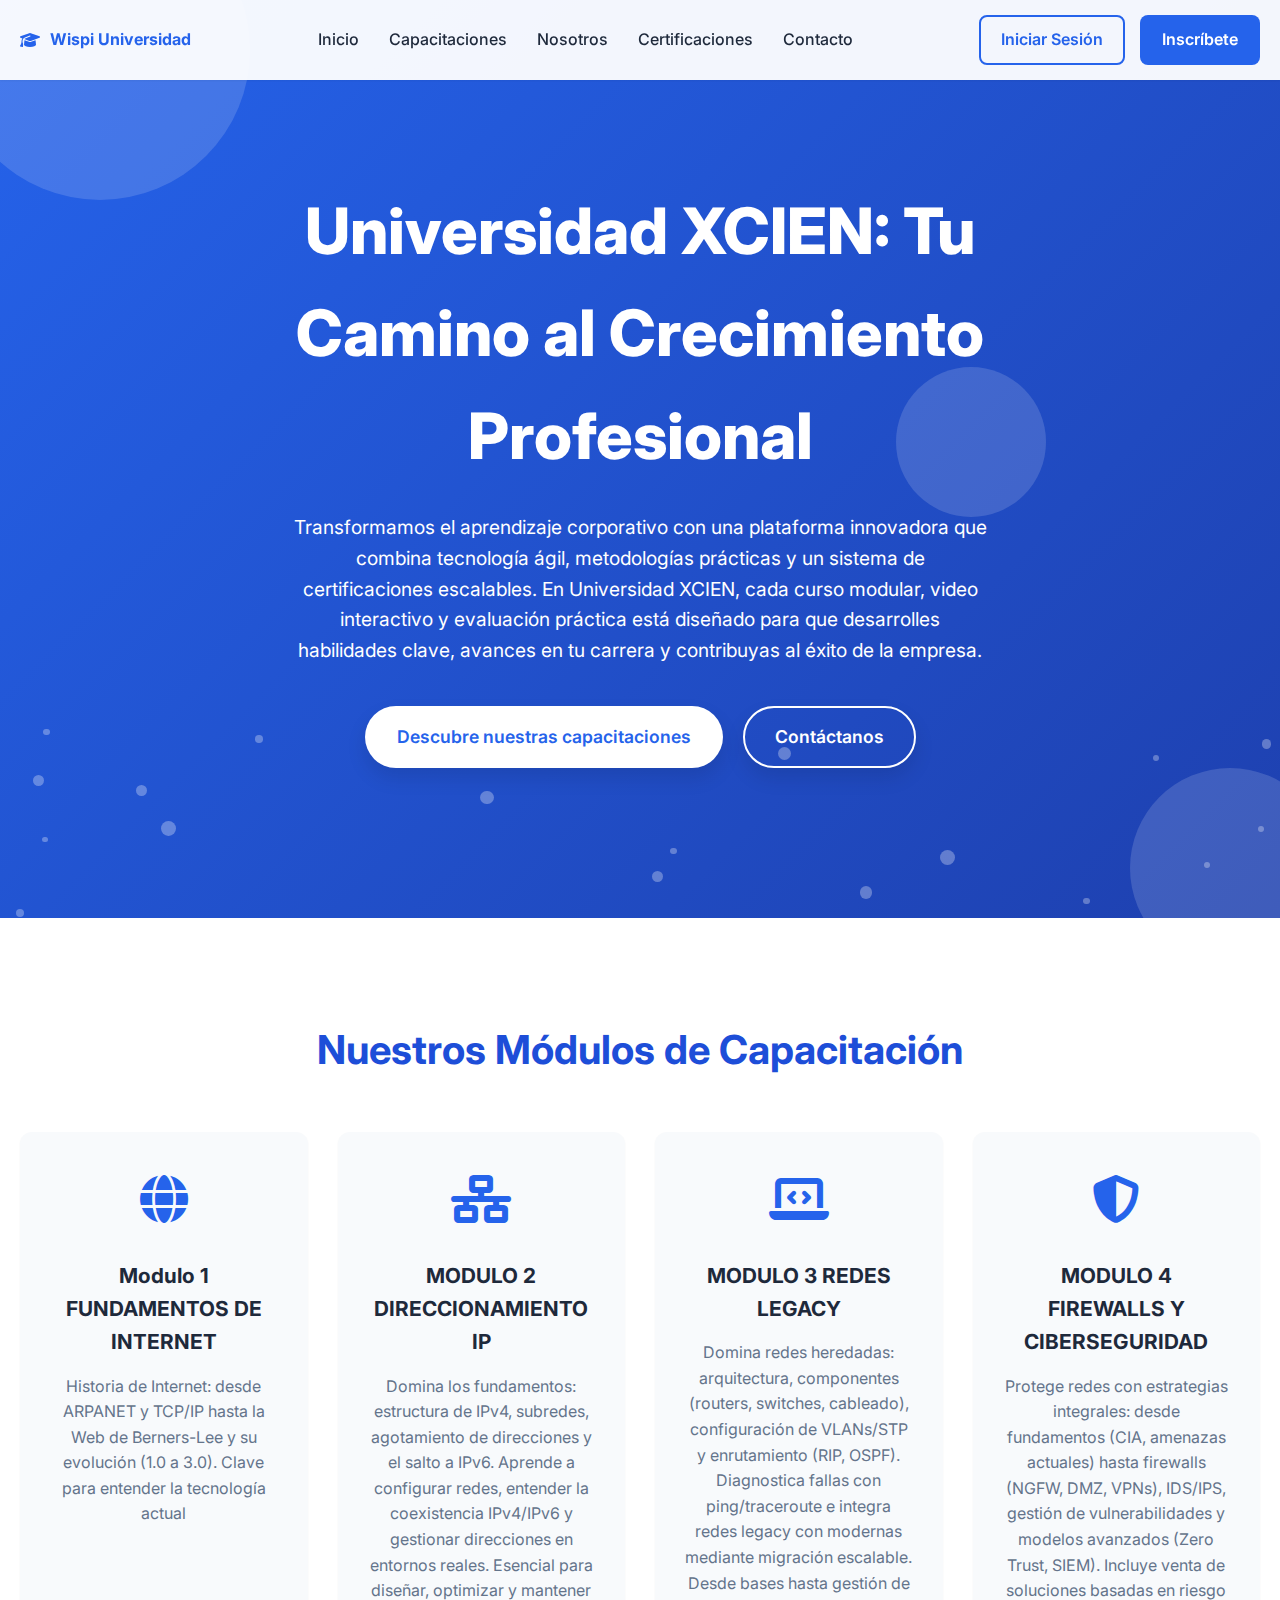
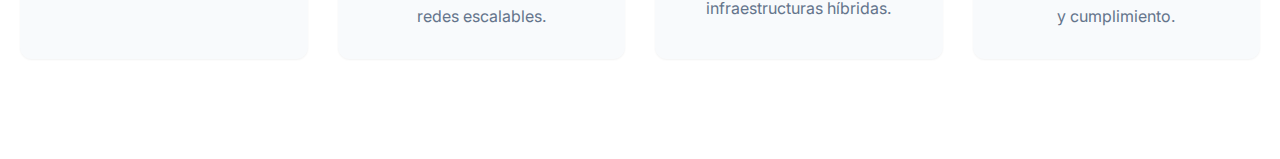
<file: index.html>
<!DOCTYPE html>
<html lang="es">
<head>
    <meta charset="UTF-8">
    <meta name="viewport" content="width=device-width, initial-scale=1.0">
    <title>Universidad Xcien | Excelencia Educativa e Innovación</title>
    <link rel="stylesheet" href="https://cdnjs.cloudflare.com/ajax/libs/font-awesome/6.4.0/css/all.min.css">
    <link rel="stylesheet" href="https://fonts.googleapis.com/css2?family=Inter:wght@300;400;500;600;700;800&display=swap">
    <style>
        :root {
            --primary-color: #2563EB;
            --primary-light: #3B82F6;
            --primary-dark: #1D4ED8;
            --secondary-color: #0F172A;
            --accent-color: #22D3EE;
            --background-color: #F8FAFC;
            --text-color: #1E293B;
            --text-muted: #64748B;
            --border-color: #E2E8F0;
            
            --shadow-sm: 0 1px 2px 0 rgba(0, 0, 0, 0.05);
            --shadow: 0 4px 6px -1px rgba(0, 0, 0, 0.1), 0 2px 4px -1px rgba(0, 0, 0, 0.06);
            --shadow-md: 0 10px 15px -3px rgba(0, 0, 0, 0.1), 0 4px 6px -2px rgba(0, 0, 0, 0.05);
            --shadow-lg: 0 20px 25px -5px rgba(0, 0, 0, 0.1), 0 10px 10px -5px rgba(0, 0, 0, 0.04);
            
            --transition: all 0.3s ease-in-out;
        }

        * {
            margin: 0;
            padding: 0;
            box-sizing: border-box;
        }

        body {
            font-family: 'Inter', sans-serif;
            line-height: 1.6;
            color: var(--text-color);
            background-color: var(--background-color);
        }

        .container {
            width: 100%;
            max-width: 1280px;
            margin: 0 auto;
            padding: 0 20px;
        }

        /* Navigation */
        .navbar {
            position: fixed;
            top: 0;
            left: 0;
            width: 100%;
            background-color: rgba(255, 255, 255, 0.95);
            box-shadow: var(--shadow-sm);
            z-index: 1000;
        }

        .navbar-content {
            display: flex;
            justify-content: space-between;
            align-items: center;
            height: 80px;
        }

        .navbar-logo {
            display: flex;
            align-items: center;
            gap: 10px;
            font-weight: 700;
            color: var(--primary-color);
        }

        .navbar-links {
            display: flex;
            gap: 30px;
        }

        .navbar-links a {
            text-decoration: none;
            color: var(--text-color);
            font-weight: 500;
            position: relative;
            transition: var(--transition);
        }

        .navbar-links a:hover {
            color: var(--primary-color);
        }

        .navbar-links a::after {
            content: '';
            position: absolute;
            bottom: -5px;
            left: 0;
            width: 0;
            height: 2px;
            background-color: var(--primary-color);
            transition: var(--transition);
        }

        .navbar-links a:hover::after {
            width: 100%;
        }

        .navbar-cta {
            display: flex;
            align-items: center;
            gap: 15px;
        }

        .btn {
            padding: 10px 20px;
            border-radius: 8px;
            text-decoration: none;
            font-weight: 600;
            transition: var(--transition);
            border: 2px solid transparent;
        }

        .btn-primary {
            background-color: var(--primary-color);
            color: white;
        }

        .btn-primary:hover {
            background-color: var(--primary-light);
        }

        .btn-secondary {
            background-color: transparent;
            color: var(--primary-color);
            border-color: var(--primary-color);
        }

        .btn-secondary:hover {
            background-color: var(--primary-color);
            color: white;
        }

        /* HERO SECTION ANIMADO */
        .hero {
            padding: 180px 0 150px;
            background: linear-gradient(135deg, #2563EB, #1E40AF);
            color: white;
            text-align: center;
            position: relative;
            overflow: hidden;
        }

        /* Elementos animados */
        .hero-shapes {
            position: absolute;
            top: 0;
            left: 0;
            width: 100%;
            height: 100%;
            overflow: hidden;
        }

        .shape {
            position: absolute;
            border-radius: 50%;
            background-color: rgba(255, 255, 255, 0.15);
        }

        .shape-1 {
            width: 300px;
            height: 300px;
            top: -100px;
            left: -50px;
            animation: float 15s infinite ease-in-out;
        }

        .shape-2 {
            width: 200px;
            height: 200px;
            bottom: -50px;
            right: -50px;
            animation: float 12s infinite ease-in-out reverse;
        }

        .shape-3 {
            width: 150px;
            height: 150px;
            top: 40%;
            left: 70%;
            animation: float 20s infinite ease-in-out;
        }

        @keyframes float {
            0% {
                transform: translate(0, 0);
            }
            50% {
                transform: translate(20px, 20px);
            }
            100% {
                transform: translate(0, 0);
            }
        }

        /* Partículas animadas para el Hero Section */
        .hero-particles {
            position: absolute;
            top: 0;
            left: 0;
            width: 100%;
            height: 100%;
            overflow: hidden;
            z-index: 1;
        }

        .particle {
            position: absolute;
            width: 10px;
            height: 10px;
            border-radius: 50%;
            background-color: rgba(255, 255, 255, 0.3);
            animation: particleFloat 15s infinite linear;
        }

        @keyframes particleFloat {
            0% {
                transform: translateY(0) rotate(0deg);
                opacity: 0;
            }
            10% {
                opacity: 1;
            }
            90% {
                opacity: 1;
            }
            100% {
                transform: translateY(-500px) rotate(360deg);
                opacity: 0;
            }
        }

        /* Contenido del héroe */
        .hero-content {
            position: relative;
            z-index: 2;
            max-width: 800px;
            margin: 0 auto;
        }

        .hero-title {
            font-size: 4rem;
            font-weight: 800;
            margin-bottom: 25px;
            animation: fadeInDown 1s ease-out;
        }

        .hero-subtitle {
            font-size: 1.2rem;
            margin-bottom: 40px;
            max-width: 700px;
            margin-left: auto;
            margin-right: auto;
            animation: fadeIn 1s ease-out 0.5s both;
        }

        .hero-cta {
            display: flex;
            justify-content: center;
            gap: 20px;
            animation: fadeIn 1s ease-out 1s both;
        }

        .btn-hero {
            padding: 15px 30px;
            border-radius: 50px;
            font-size: 1.1rem;
            box-shadow: 0 10px 20px rgba(0, 0, 0, 0.1);
            transition: all 0.3s ease;
        }

        .btn-hero:hover {
            transform: translateY(-5px);
            box-shadow: 0 15px 25px rgba(0, 0, 0, 0.2);
        }

        .btn-hero-primary {
            background-color: white;
            color: var(--primary-color);
        }

        .btn-hero-secondary {
            background-color: transparent;
            border: 2px solid white;
            color: white;
        }

        /* Features Section */
        .features {
            padding: 100px 0;
            background-color: white;
        }

        .section-title {
            text-align: center;
            font-size: 2.5rem;
            font-weight: 700;
            margin-bottom: 50px;
            color: var(--primary-dark);
        }

        .features-grid {
            display: grid;
            grid-template-columns: repeat(auto-fit, minmax(250px, 1fr));
            gap: 30px;
        }

        .feature-card {
            background-color: var(--background-color);
            padding: 30px;
            border-radius: 12px;
            text-align: center;
            transition: var(--transition);
            box-shadow: var(--shadow-sm);
            cursor: pointer;
        }

        .feature-card:hover {
            transform: translateY(-10px);
            box-shadow: var(--shadow-md);
        }

        .feature-icon {
            font-size: 3rem;
            color: var(--primary-color);
            margin-bottom: 20px;
        }

        .feature-title {
            font-size: 1.3rem;
            margin-bottom: 15px;
            color: var(--text-color);
        }

        .feature-description {
            color: var(--text-muted);
        }

        /* Animaciones */
        @keyframes fadeIn {
            from { opacity: 0; }
            to { opacity: 1; }
        }

        @keyframes fadeInDown {
            from {
                opacity: 0;
                transform: translateY(-30px);
            }
            to {
                opacity: 1;
                transform: translateY(0);
            }
        }

        /* Responsive Design */
        @media (max-width: 1024px) {
            .navbar-links {
                display: none; /* Menú móvil placeholder */
            }

            .hero-title {
                font-size: 2.5rem;
            }

            .hero-subtitle {
                font-size: 1rem;
            }

            .hero-cta {
                flex-direction: column;
                align-items: center;
                gap: 15px;
            }

            .btn-hero {
                width: 80%;
                max-width: 300px;
            }
        }
    </style>
</head>
<body>
    <!-- Navegación -->
    <nav class="navbar">
        <div class="container navbar-content">
            <div class="navbar-logo">
                <i class="fas fa-graduation-cap"></i>
                <span>Wispi Universidad</span>
            </div>
            <div class="navbar-links">
                <a href="javascript:void(0);" onclick="navegarA('inicio')">Inicio</a>
                <a href="javascript:void(0);" onclick="navegarA('capacitaciones')">Capacitaciones</a>
                <a href="javascript:void(0);" onclick="navegarA('nosotros')">Nosotros</a>
                <a href="javascript:void(0);" onclick="navegarA('certificaciones')">Certificaciones</a>
                <a href="javascript:void(0);" onclick="navegarA('contacto')">Contacto</a>
            </div>
            <div class="navbar-cta">
                <a href="javascript:void(0);" onclick="navegarA('iniciarsesion')" class="btn btn-secondary">Iniciar Sesión</a>
                <a href="javascript:void(0);" onclick="navegarA('inscribete')" class="btn btn-primary">Inscríbete</a>
            </div>
        </div>
    </nav>

    <!-- Hero Section Animado -->
    <header class="hero">
        <!-- Partículas animadas -->
        <div class="hero-particles" id="heroParticles"></div>
        
        <!-- Formas animadas de fondo -->
        <div class="hero-shapes">
            <div class="shape shape-1"></div>
            <div class="shape shape-2"></div>
            <div class="shape shape-3"></div>
        </div>
        
        <div class="container">
            <div class="hero-content">
                <h1 class="hero-title">Universidad XCIEN: Tu Camino al Crecimiento Profesional</h1>
                <p class="hero-subtitle">Transformamos el aprendizaje corporativo con una plataforma innovadora que combina tecnología ágil, metodologías prácticas y un sistema de certificaciones escalables. En Universidad XCIEN, cada curso modular, video interactivo y evaluación práctica está diseñado para que desarrolles habilidades clave, avances en tu carrera y contribuyas al éxito de la empresa.</p>
                <div class="hero-cta">
                    <a href="pages/capacitaciones.html" class="btn btn-hero btn-hero-primary">Descubre nuestras capacitaciones</a>
                    <a href="pages/contacto.html" class="btn btn-hero btn-hero-secondary">Contáctanos</a>
                </div>
            </div>
        </div>
    </header>

    <!-- Sección de Módulos -->
    <section class="features">
        <div class="container">
            <h2 class="section-title">Nuestros Módulos de Capacitación</h2>
            <div class="features-grid">
                <!-- Módulo 1 - Clickeable -->
                <div onclick="window.location.href='pages/modulo1.html'" class="feature-card">
                    <div class="feature-icon">
                        <i class="fas fa-globe"></i>
                    </div>
                    <h3 class="feature-title">Modulo 1 FUNDAMENTOS DE INTERNET</h3>
                    <p class="feature-description">Historia de Internet: desde ARPANET y TCP/IP hasta la Web de Berners-Lee y su evolución (1.0 a 3.0). Clave para entender la tecnología actual</p>
                </div>
                
                <!-- Módulo 2 - Clickeable -->
                <div onclick="window.location.href='pages/modulo2.html'" class="feature-card">
                    <div class="feature-icon">
                        <i class="fas fa-network-wired"></i>
                    </div>
                    <h3 class="feature-title">MODULO 2 DIRECCIONAMIENTO IP</h3>
                    <p class="feature-description">Domina los fundamentos: estructura de IPv4, subredes, agotamiento de direcciones y el salto a IPv6. Aprende a configurar redes, entender la coexistencia IPv4/IPv6 y gestionar direcciones en entornos reales. Esencial para diseñar, optimizar y mantener redes escalables.</p>
                </div>
                
                <!-- Módulo 3 - Clickeable -->
                <div onclick="window.location.href='pages/modulo3.html'" class="feature-card">
                    <div class="feature-icon">
                        <i class="fas fa-laptop-code"></i>
                    </div>
                    <h3 class="feature-title">MODULO 3 REDES LEGACY</h3>
                    <p class="feature-description">Domina redes heredadas: arquitectura, componentes (routers, switches, cableado), configuración de VLANs/STP y enrutamiento (RIP, OSPF). Diagnostica fallas con ping/traceroute e integra redes legacy con modernas mediante migración escalable. Desde bases hasta gestión de infraestructuras híbridas.</p>
                </div>
                
                <!-- Módulo 4 - Clickeable -->
                <div onclick="window.location.href='pages/modulo4.html'" class="feature-card">
                    <div class="feature-icon">
                        <i class="fas fa-shield-alt"></i>
                    </div>
                    <h3 class="feature-title">MODULO 4 FIREWALLS Y CIBERSEGURIDAD</h3>
                    <p class="feature-description">Protege redes con estrategias integrales: desde fundamentos (CIA, amenazas actuales) hasta firewalls (NGFW, DMZ, VPNs), IDS/IPS, gestión de vulnerabilidades y modelos avanzados (Zero Trust, SIEM). Incluye venta de soluciones basadas en riesgo y cumplimiento.</p>
                </div>
            </div>
        </div>
    </section>
    <script>
        // Función para manejar la navegación
        function navegarA(pagina) {
  // Simplificar la lógica - no necesitamos verificar subdirectorios
  let ruta = '';
  
  if (pagina === 'inicio') {
    ruta = 'index.html';
  } else if (pagina === 'capacitaciones') {
    ruta = 'capacitaciones.html';
  } else if (pagina === 'nosotros') {
    ruta = 'nosotros.html';
  } else if (pagina === 'certificaciones') {
    ruta = 'certificaciones.html';
  } else if (pagina === 'contacto') {
    ruta = 'contacto.html';
  } else if (pagina === 'iniciarsesion') {
    ruta = 'iniciarsesion.html';
  } else if (pagina === 'inscribete') {
    ruta = 'inscribete.html';
  } else if (pagina === 'modulo1') {
    ruta = 'Modulo1.html';
  } else if (pagina === 'modulo2') {
    ruta = 'Modulo2.html';
  } else if (pagina === 'modulo3') {
    ruta = 'Modulo3.html';
  } else if (pagina === 'modulo4') {
    ruta = 'Modulo4.html';
  } else if (pagina === 'modulo5') {
    ruta = 'Modulo5.html';
  }
  
  // Navegar a la ruta
  window.location.href = ruta;
}
      </script>
      
      <!-- Crear partículas animadas para el hero section -->
      <script>
        document.addEventListener('DOMContentLoaded', function() {
            const particlesContainer = document.getElementById('heroParticles');
            if (particlesContainer) {
                for (let i = 0; i < 20; i++) {
                    const particle = document.createElement('div');
                    particle.classList.add('particle');
                    
                    // Tamaño aleatorio
                    const size = Math.random() * 10 + 5; // 5-15px
                    particle.style.width = `${size}px`;
                    particle.style.height = `${size}px`;
                    
                    // Posición inicial aleatoria
                    particle.style.left = `${Math.random() * 100}%`;
                    particle.style.bottom = `${Math.random() * 20}%`;
                    
                    // Retraso de animación aleatorio
                    particle.style.animationDelay = `${Math.random() * 10}s`;
                    
                    particlesContainer.appendChild(particle);
                }
            }
        });
      </script>
</body>
</html>
</file>
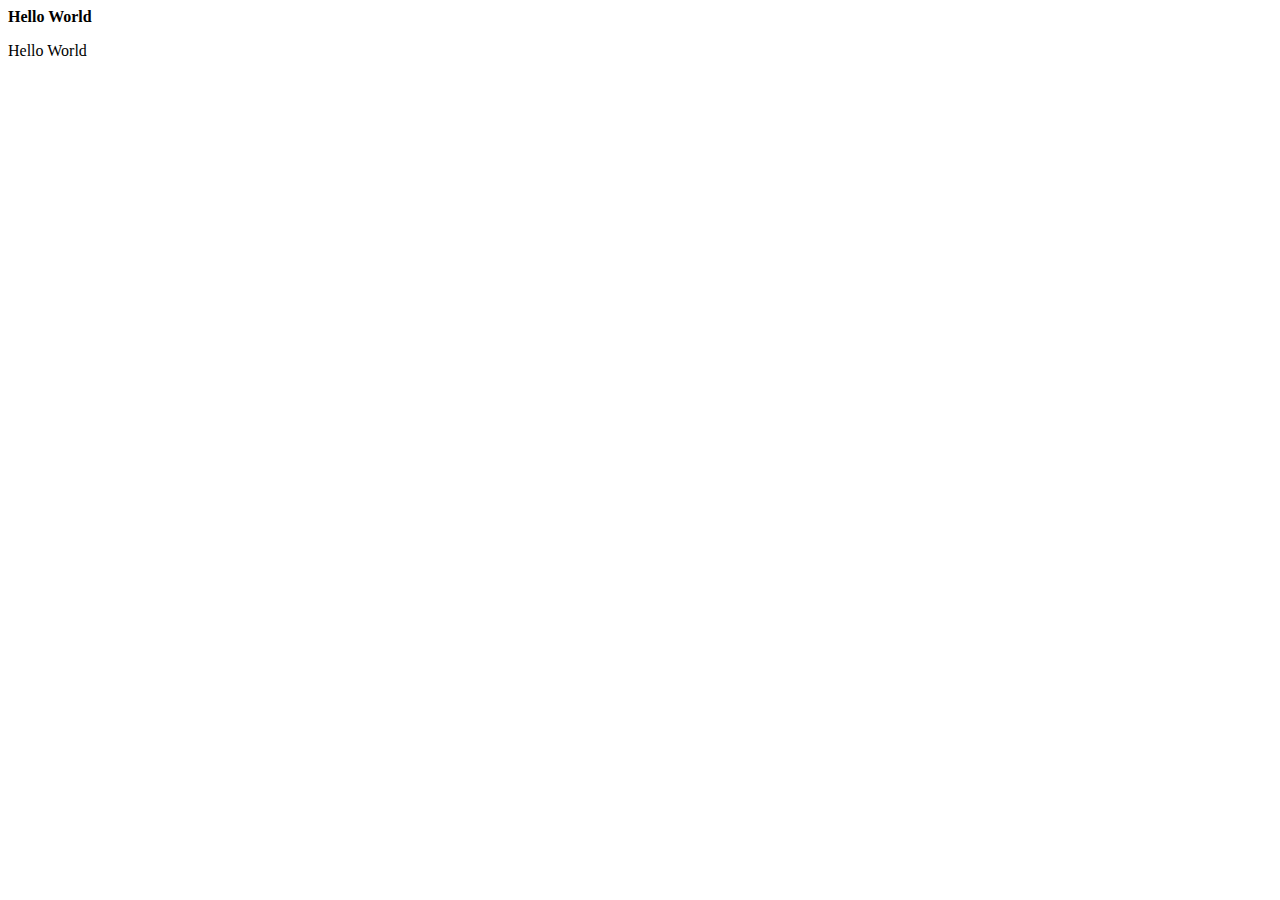
<file: certificaciones.html>
<!DOCTYPE html>
<html lang="en">
  <head>
    <meta charset="UTF-8">
    <meta name="viewport" content="width=device-width, initial-scale=1.0">
    <title>Hello World Example</title>
  </head>
  <body>
    <b>Hello World</b>
    <p>Hello World</p>
  </body>
</html>
</file>
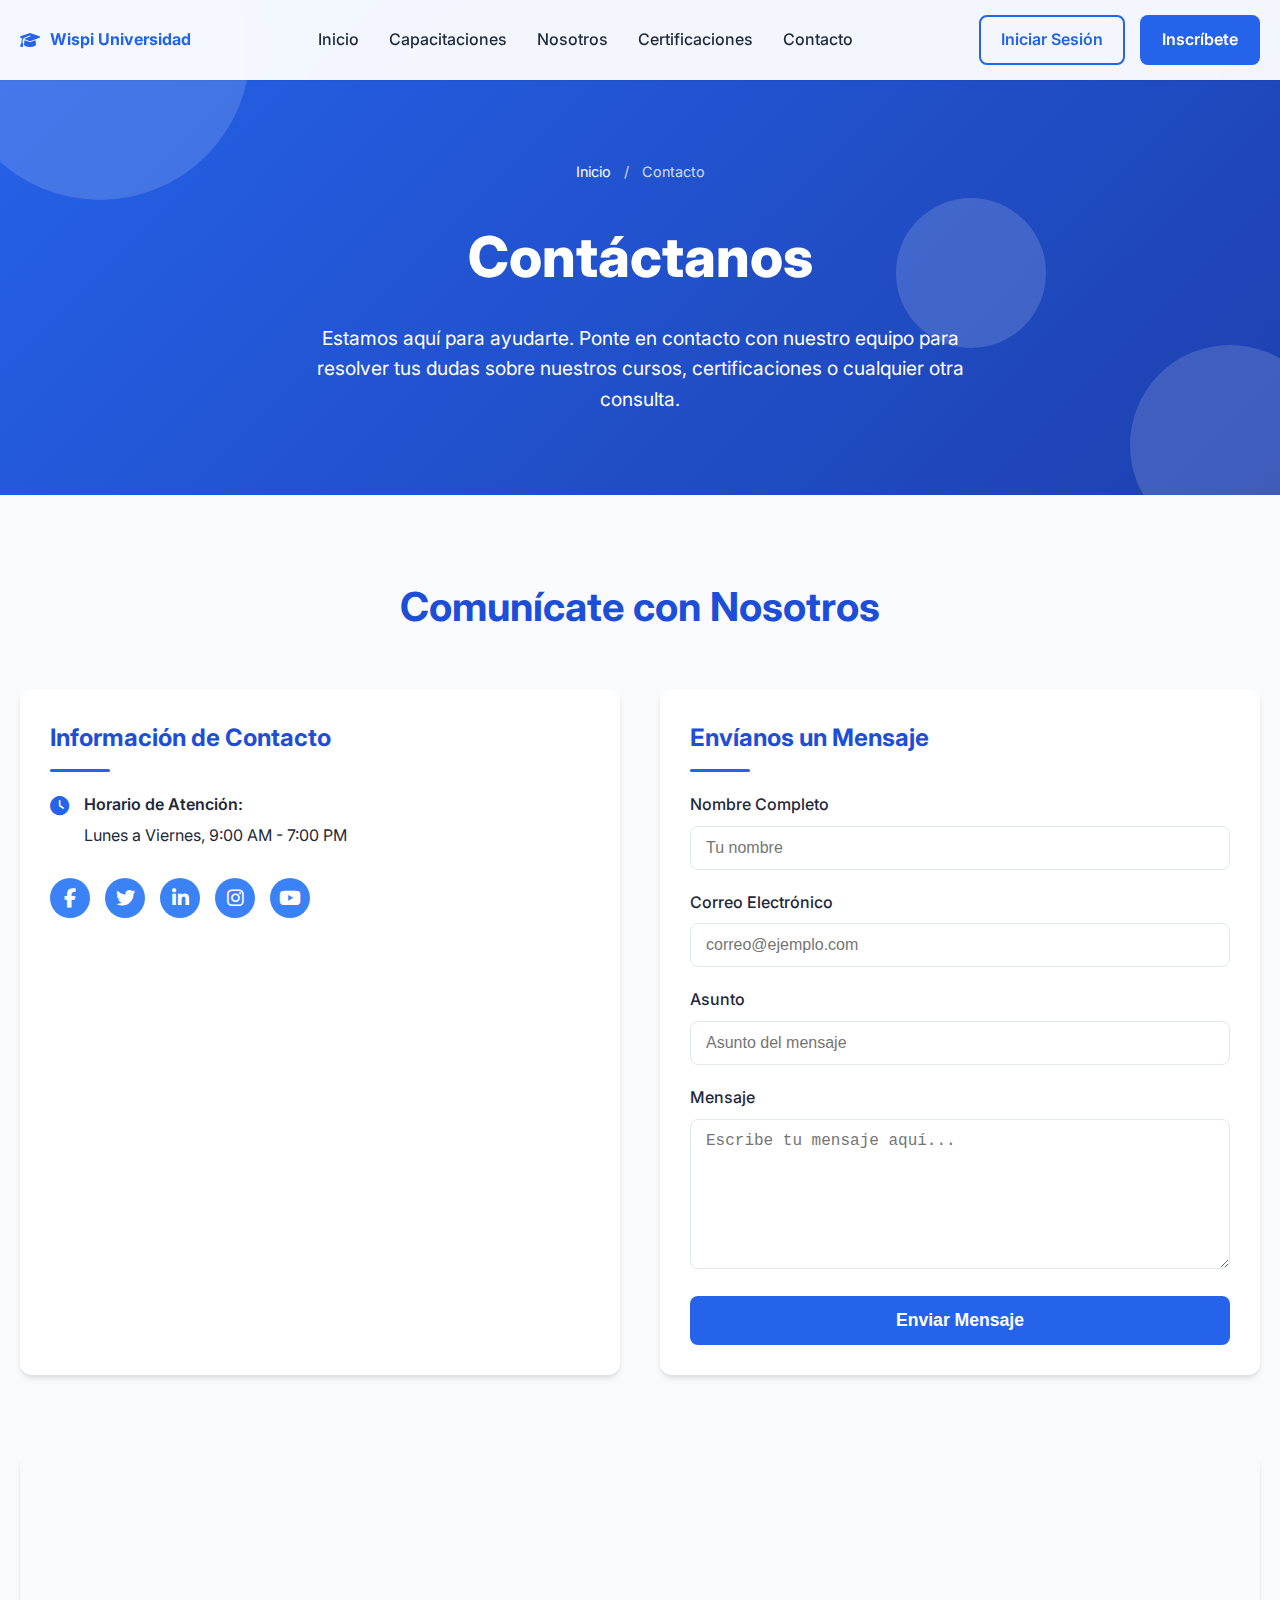
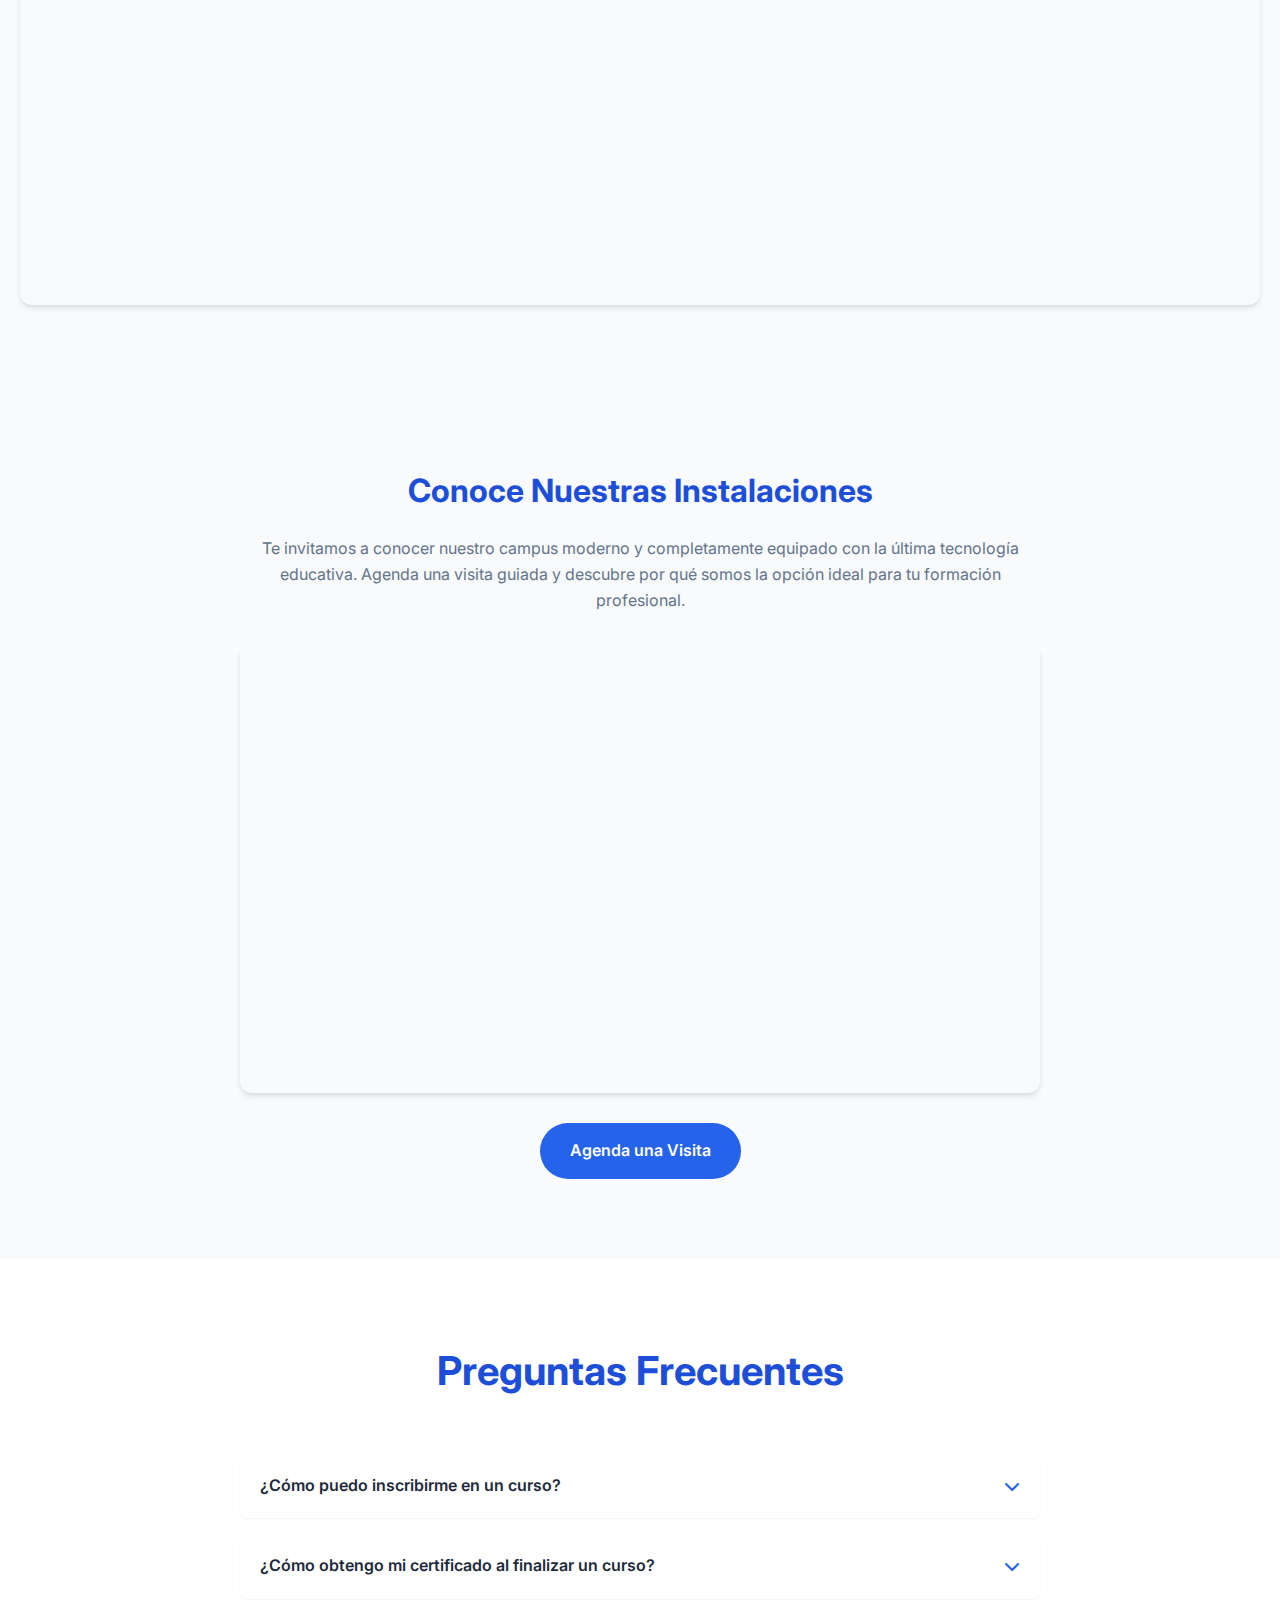
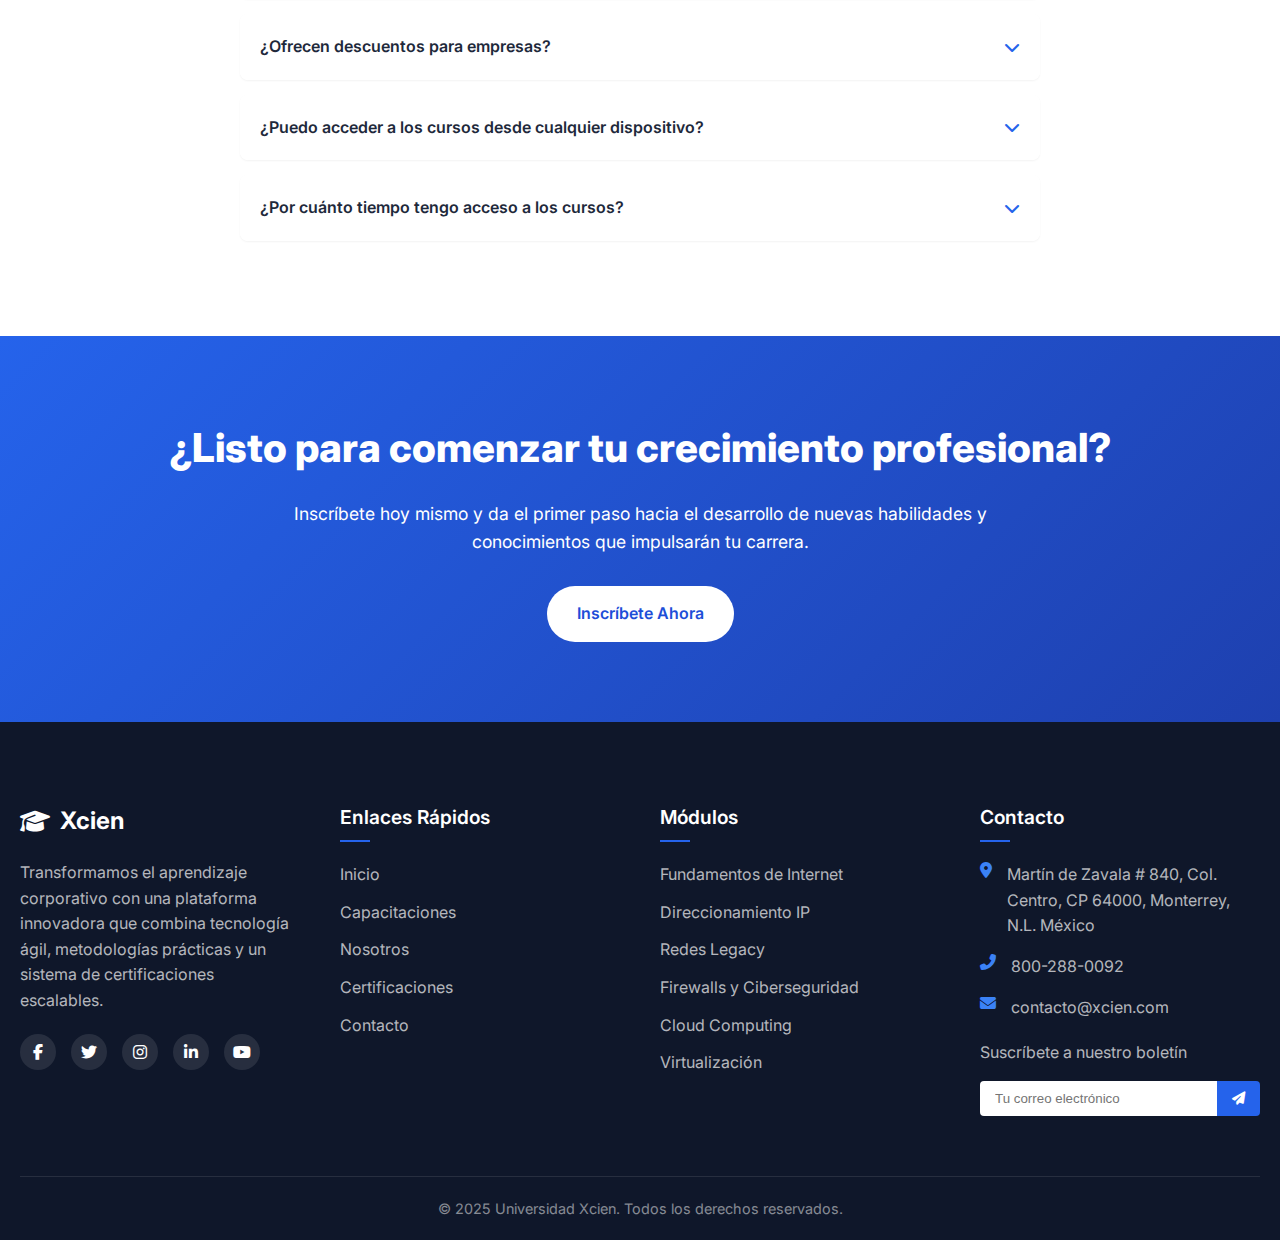
<file: contacto.html>
<!DOCTYPE html>
<html lang="es">
<head>
    <meta charset="UTF-8">
    <meta name="viewport" content="width=device-width, initial-scale=1.0">
    <title>Contacto | Universidad Xcien</title>
    <link rel="stylesheet" href="https://cdnjs.cloudflare.com/ajax/libs/font-awesome/6.4.0/css/all.min.css">
    <link rel="stylesheet" href="https://fonts.googleapis.com/css2?family=Inter:wght@300;400;500;600;700;800&display=swap">
    <style>
        :root {
            --primary-color: #2563EB;
            --primary-light: #3B82F6;
            --primary-dark: #1D4ED8;
            --secondary-color: #0F172A;
            --accent-color: #22D3EE;
            --background-color: #F8FAFC;
            --text-color: #1E293B;
            --text-muted: #64748B;
            --border-color: #E2E8F0;
            --success-color: #10B981;
            --error-color: #EF4444;
            --warning-color: #F59E0B;
            
            --shadow-sm: 0 1px 2px 0 rgba(0, 0, 0, 0.05);
            --shadow: 0 4px 6px -1px rgba(0, 0, 0, 0.1), 0 2px 4px -1px rgba(0, 0, 0, 0.06);
            --shadow-md: 0 10px 15px -3px rgba(0, 0, 0, 0.1), 0 4px 6px -2px rgba(0, 0, 0, 0.05);
            --shadow-lg: 0 20px 25px -5px rgba(0, 0, 0, 0.1), 0 10px 10px -5px rgba(0, 0, 0, 0.04);
            
            --transition: all 0.3s ease-in-out;
        }

        * {
            margin: 0;
            padding: 0;
            box-sizing: border-box;
        }

        body {
            font-family: 'Inter', sans-serif;
            line-height: 1.6;
            color: var(--text-color);
            background-color: var(--background-color);
            min-height: 100vh;
        }

        .container {
            width: 100%;
            max-width: 1280px;
            margin: 0 auto;
            padding: 0 20px;
        }

        /* Navigation */
        .navbar {
            position: fixed;
            top: 0;
            left: 0;
            width: 100%;
            background-color: rgba(255, 255, 255, 0.95);
            box-shadow: var(--shadow-sm);
            z-index: 1000;
            backdrop-filter: blur(10px);
            -webkit-backdrop-filter: blur(10px);
        }

        .navbar-content {
            display: flex;
            justify-content: space-between;
            align-items: center;
            height: 80px;
        }

        .navbar-logo {
            display: flex;
            align-items: center;
            gap: 10px;
            font-weight: 700;
            color: var(--primary-color);
            text-decoration: none;
            cursor: pointer;
        }

        .navbar-links {
            display: flex;
            gap: 30px;
        }

        .navbar-links a {
            text-decoration: none;
            color: var(--text-color);
            font-weight: 500;
            position: relative;
            transition: var(--transition);
        }

        .navbar-links a:hover {
            color: var(--primary-color);
        }

        .navbar-links a::after {
            content: '';
            position: absolute;
            bottom: -5px;
            left: 0;
            width: 0;
            height: 2px;
            background-color: var(--primary-color);
            transition: var(--transition);
        }

        .navbar-links a:hover::after {
            width: 100%;
        }

        .navbar-cta {
            display: flex;
            align-items: center;
            gap: 15px;
        }

        .btn {
            padding: 10px 20px;
            border-radius: 8px;
            text-decoration: none;
            font-weight: 600;
            transition: var(--transition);
            border: 2px solid transparent;
            cursor: pointer;
        }

        .btn-primary {
            background-color: var(--primary-color);
            color: white;
        }

        .btn-primary:hover {
            background-color: var(--primary-light);
        }

        .btn-secondary {
            background-color: transparent;
            color: var(--primary-color);
            border-color: var(--primary-color);
        }

        .btn-secondary:hover {
            background-color: var(--primary-color);
            color: white;
        }

        /* Mobile menu */
        .mobile-menu-button {
            display: none;
            cursor: pointer;
            font-size: 1.5rem;
            color: var(--primary-color);
        }

        .mobile-menu {
            position: fixed;
            top: 80px;
            left: 0;
            width: 100%;
            height: 0;
            background-color: white;
            overflow: hidden;
            transition: height 0.3s ease;
            box-shadow: var(--shadow);
            z-index: 999;
        }

        .mobile-menu.active {
            height: calc(100vh - 80px);
            overflow-y: auto;
        }

        .mobile-menu-links {
            display: flex;
            flex-direction: column;
            padding: 20px;
        }

        .mobile-menu-links a {
            padding: 15px 0;
            text-decoration: none;
            color: var(--text-color);
            font-weight: 500;
            border-bottom: 1px solid var(--border-color);
        }

        .mobile-menu-links a:last-child {
            border-bottom: none;
        }

        .mobile-menu-cta {
            display: flex;
            flex-direction: column;
            gap: 10px;
            padding: 0 20px 20px;
        }

        /* Header */
        .header {
            padding: 160px 0 80px;
            background: linear-gradient(135deg, #2563EB, #1E40AF);
            color: white;
            text-align: center;
            position: relative;
            overflow: hidden;
        }

        .header-content {
            position: relative;
            z-index: 1;
        }

        .header-title {
            font-size: 3.5rem;
            font-weight: 800;
            margin-bottom: 20px;
            animation: fadeInDown 1s ease-out;
        }

        .header-subtitle {
            font-size: 1.2rem;
            max-width: 700px;
            margin: 0 auto;
            animation: fadeIn 1s ease-out 0.5s both;
        }

        /* Animated shapes */
        .header-shapes {
            position: absolute;
            top: 0;
            left: 0;
            width: 100%;
            height: 100%;
            overflow: hidden;
        }

        .shape {
            position: absolute;
            border-radius: 50%;
            background-color: rgba(255, 255, 255, 0.15);
        }

        .shape-1 {
            width: 300px;
            height: 300px;
            top: -100px;
            left: -50px;
            animation: float 15s infinite ease-in-out;
        }

        .shape-2 {
            width: 200px;
            height: 200px;
            bottom: -50px;
            right: -50px;
            animation: float 12s infinite ease-in-out reverse;
        }

        .shape-3 {
            width: 150px;
            height: 150px;
            top: 40%;
            left: 70%;
            animation: float 20s infinite ease-in-out;
        }

        @keyframes float {
            0% {
                transform: translate(0, 0);
            }
            50% {
                transform: translate(20px, 20px);
            }
            100% {
                transform: translate(0, 0);
            }
        }

        /* Breadcrumbs */
        .breadcrumbs {
            position: relative;
            z-index: 2;
            display: flex;
            justify-content: center;
            align-items: center;
            gap: 8px;
            margin-bottom: 30px;
            font-size: 0.9rem;
            color: rgba(255, 255, 255, 0.8);
        }

        .breadcrumbs a {
            color: white;
            text-decoration: none;
            transition: var(--transition);
        }

        .breadcrumbs a:hover {
            text-decoration: underline;
        }

        .breadcrumbs-separator {
            margin: 0 5px;
        }

        /* Contact Section */
        .contact-section {
            padding: 80px 0;
        }

        .section-title {
            text-align: center;
            font-size: 2.5rem;
            font-weight: 700;
            margin-bottom: 50px;
            color: var(--primary-dark);
        }

        .contact-wrapper {
            display: grid;
            grid-template-columns: repeat(2, 1fr);
            gap: 40px;
        }

        .contact-card {
            background-color: white;
            border-radius: 12px;
            overflow: hidden;
            box-shadow: var(--shadow);
            transition: var(--transition);
            height: 100%;
        }

        .contact-card:hover {
            box-shadow: var(--shadow-md);
            transform: translateY(-5px);
        }

        .contact-info {
            padding: 30px;
        }

        .contact-info-title {
            font-size: 1.5rem;
            font-weight: 700;
            margin-bottom: 20px;
            color: var(--primary-dark);
            position: relative;
            padding-bottom: 15px;
        }

        .contact-info-title::after {
            content: '';
            position: absolute;
            bottom: 0;
            left: 0;
            width: 60px;
            height: 3px;
            background-color: var(--primary-color);
            border-radius: 3px;
        }

        .contact-list {
            list-style: none;
            margin-bottom: 30px;
        }

        .contact-item {
            display: flex;
            align-items: flex-start;
            margin-bottom: 20px;
        }

        .contact-icon {
            font-size: 1.2rem;
            color: var(--primary-color);
            margin-right: 15px;
            margin-top: 5px;
        }

        .contact-text {
            flex: 1;
        }

        .contact-text strong {
            display: block;
            font-weight: 600;
            margin-bottom: 5px;
        }

        .social-icons {
            display: flex;
            gap: 15px;
            margin-top: 30px;
        }

        .social-icon {
            width: 40px;
            height: 40px;
            border-radius: 50%;
            background-color: var(--primary-light);
            color: white;
            display: flex;
            align-items: center;
            justify-content: center;
            font-size: 1.2rem;
            transition: var(--transition);
            text-decoration: none;
        }

        .social-icon:hover {
            background-color: var(--primary-dark);
            transform: translateY(-3px);
        }

        /* Contact Form */
        .contact-form {
            padding: 30px;
        }

        .form-title {
            font-size: 1.5rem;
            font-weight: 700;
            margin-bottom: 20px;
            color: var(--primary-dark);
            position: relative;
            padding-bottom: 15px;
        }

        .form-title::after {
            content: '';
            position: absolute;
            bottom: 0;
            left: 0;
            width: 60px;
            height: 3px;
            background-color: var(--primary-color);
            border-radius: 3px;
        }

        .form-group {
            margin-bottom: 20px;
        }

        .form-label {
            display: block;
            margin-bottom: 8px;
            font-weight: 500;
        }

        .form-input {
            width: 100%;
            padding: 12px 15px;
            border: 1px solid var(--border-color);
            border-radius: 8px;
            font-size: 1rem;
            transition: var(--transition);
        }

        .form-input:focus {
            outline: none;
            border-color: var(--primary-color);
            box-shadow: 0 0 0 3px rgba(37, 99, 235, 0.2);
        }

        .form-textarea {
            min-height: 150px;
            resize: vertical;
        }

        .form-submit {
            width: 100%;
            padding: 14px;
            font-size: 1.1rem;
            background-color: var(--primary-color);
            color: white;
            border: none;
            border-radius: 8px;
            cursor: pointer;
            font-weight: 600;
            transition: var(--transition);
        }

        .form-submit:hover {
            background-color: var(--primary-light);
        }

        /* Form validation and feedback */
        .form-input.error {
            border-color: var(--error-color);
        }

        .form-error {
            color: var(--error-color);
            font-size: 0.85rem;
            margin-top: 5px;
            display: none;
        }

        .form-error.active {
            display: block;
        }

        .form-success {
            display: none;
            padding: 15px;
            background-color: rgba(16, 185, 129, 0.1);
            border: 1px solid var(--success-color);
            border-radius: 8px;
            color: var(--success-color);
            margin-bottom: 20px;
            text-align: center;
        }

        .form-success.active {
            display: block;
            animation: fadeIn 0.5s ease-out;
        }

        /* Map */
        .map-section {
            padding: 0 0 80px;
        }

        .map-container {
            width: 100%;
            height: 450px;
            border-radius: 12px;
            overflow: hidden;
            box-shadow: var(--shadow);
        }

        .map-container iframe {
            width: 100%;
            height: 100%;
            border: none;
        }

        /* FAQ Section */
        .faq-section {
            padding: 80px 0;
            background-color: white;
        }

        .faq-container {
            max-width: 800px;
            margin: 0 auto;
        }

        .accordion-item {
            margin-bottom: 15px;
            border-radius: 8px;
            overflow: hidden;
            box-shadow: var(--shadow-sm);
        }

        .accordion-header {
            padding: 20px;
            background-color: white;
            cursor: pointer;
            display: flex;
            justify-content: space-between;
            align-items: center;
            font-weight: 600;
            transition: var(--transition);
        }

        .accordion-header:hover {
            background-color: var(--background-color);
        }

        .accordion-icon {
            color: var(--primary-color);
            transition: transform 0.3s ease;
        }

        .accordion-header.active .accordion-icon {
            transform: rotate(180deg);
        }

        .accordion-content {
            max-height: 0;
            overflow: hidden;
            transition: max-height 0.3s ease-out;
        }

        .accordion-body {
            padding: 0 20px 20px;
            color: var(--text-muted);
        }

        /* Campus Tour Section */
        .campus-tour {
            padding: 80px 0;
            background-color: var(--background-color);
            text-align: center;
        }

        .campus-tour-content {
            max-width: 800px;
            margin: 0 auto;
        }

        .campus-tour-title {
            font-size: 2rem;
            font-weight: 700;
            margin-bottom: 20px;
            color: var(--primary-dark);
        }

        .campus-tour-description {
            color: var(--text-muted);
            margin-bottom: 30px;
        }

        .campus-tour-video {
            width: 100%;
            height: 450px;
            border-radius: 12px;
            overflow: hidden;
            box-shadow: var(--shadow);
            margin-bottom: 30px;
        }

        .campus-tour-video iframe {
            width: 100%;
            height: 100%;
            border: none;
        }

        .tour-schedule {
            display: inline-block;
            padding: 15px 30px;
            background-color: var(--primary-color);
            color: white;
            font-weight: 600;
            border-radius: 50px;
            text-decoration: none;
            transition: var(--transition);
        }

        .tour-schedule:hover {
            background-color: var(--primary-dark);
            transform: translateY(-3px);
            box-shadow: var(--shadow-md);
        }

        /* CTA Section */
        .cta-section {
            padding: 80px 0;
            background: linear-gradient(135deg, #2563EB, #1E40AF);
            color: white;
            text-align: center;
        }

        .cta-title {
            font-size: 2.5rem;
            font-weight: 800;
            margin-bottom: 20px;
        }

        .cta-subtitle {
            font-size: 1.1rem;
            max-width: 700px;
            margin: 0 auto 30px;
        }

        .cta-btn {
            display: inline-block;
            padding: 15px 30px;
            background-color: white;
            color: var(--primary-dark);
            font-weight: 600;
            border-radius: 50px;
            text-decoration: none;
            transition: var(--transition);
        }

        .cta-btn:hover {
            transform: translateY(-5px);
            box-shadow: var(--shadow-md);
        }

        /* Footer */
        .footer {
            background-color: var(--secondary-color);
            color: white;
            padding: 80px 0 0;
        }

        .footer-grid {
            display: grid;
            grid-template-columns: repeat(4, 1fr);
            gap: 40px;
            margin-bottom: 60px;
        }

        .footer-logo {
            display: flex;
            align-items: center;
            gap: 10px;
            margin-bottom: 20px;
            font-weight: 700;
            font-size: 1.5rem;
        }

        .footer-description {
            color: rgba(255, 255, 255, 0.7);
            margin-bottom: 20px;
        }

        .footer-social {
            display: flex;
            gap: 15px;
        }

        .footer-social-icon {
            width: 36px;
            height: 36px;
            border-radius: 50%;
            background-color: rgba(255, 255, 255, 0.1);
            display: flex;
            align-items: center;
            justify-content: center;
            transition: var(--transition);
            color: white;
            text-decoration: none;
        }

        .footer-social-icon:hover {
            background-color: var(--primary-color);
        }

        .footer-heading {
            font-size: 1.2rem;
            font-weight: 600;
            margin-bottom: 20px;
            position: relative;
            padding-bottom: 10px;
        }

        .footer-heading::after {
            content: '';
            position: absolute;
            bottom: 0;
            left: 0;
            width: 30px;
            height: 2px;
            background-color: var(--primary-color);
        }

        .footer-links {
            list-style: none;
        }

        .footer-link {
            margin-bottom: 12px;
        }

        .footer-link a {
            color: rgba(255, 255, 255, 0.7);
            text-decoration: none;
            transition: var(--transition);
        }

        .footer-link a:hover {
            color: white;
        }

        .footer-contact-item {
            display: flex;
            gap: 15px;
            margin-bottom: 15px;
        }

        .footer-contact-icon {
            color: var(--primary-light);
        }

        .footer-contact-text {
            color: rgba(255, 255, 255, 0.7);
        }

        .footer-newsletter {
            margin-top: 20px;
        }

        .footer-newsletter-text {
            color: rgba(255, 255, 255, 0.7);
            margin-bottom: 15px;
        }

        .newsletter-form {
            display: flex;
        }

        .newsletter-input {
            flex: 1;
            padding: 10px 15px;
            border: none;
            border-radius: 4px 0 0 4px;
            outline: none;
        }

        .newsletter-button {
            padding: 10px 15px;
            background-color: var(--primary-color);
            color: white;
            border: none;
            border-radius: 0 4px 4px 0;
            cursor: pointer;
            transition: var(--transition);
        }

        .newsletter-button:hover {
            background-color: var(--primary-light);
        }

        .footer-bottom {
            border-top: 1px solid rgba(255, 255, 255, 0.1);
            padding: 20px 0;
            text-align: center;
            color: rgba(255, 255, 255, 0.5);
            font-size: 0.9rem;
        }

        /* Animations */
        @keyframes fadeIn {
            from { opacity: 0; }
            to { opacity: 1; }
        }

        @keyframes fadeInDown {
            from {
                opacity: 0;
                transform: translateY(-30px);
            }
            to {
                opacity: 1;
                transform: translateY(0);
            }
        }

        @keyframes fadeInUp {
            from {
                opacity: 0;
                transform: translateY(30px);
            }
            to {
                opacity: 1;
                transform: translateY(0);
            }
        }

        /* Spinner */
        .spinner {
            display: none;
            width: 20px;
            height: 20px;
            border: 3px solid rgba(255, 255, 255, 0.3);
            border-radius: 50%;
            border-top-color: white;
            animation: spin 1s linear infinite;
            margin-left: 10px;
        }

        .form-submit.loading .spinner {
            display: inline-block;
        }

        @keyframes spin {
            to { transform: rotate(360deg); }
        }

        /* Responsive */
        @media (max-width: 1024px) {
            .navbar-links {
                display: none;
            }
            
            .mobile-menu-button {
                display: block;
            }

            .header-title {
                font-size: 2.8rem;
            }
        }

        @media (max-width: 768px) {
            .contact-wrapper {
                grid-template-columns: 1fr;
            }

            .header-title {
                font-size: 2.2rem;
            }

            .section-title {
                font-size: 2rem;
            }

            .cta-title {
                font-size: 2rem;
            }

            .footer-grid {
                grid-template-columns: repeat(2, 1fr);
            }
        }

        @media (max-width: 480px) {
            .header-title {
                font-size: 1.8rem;
            }

            .section-title {
                font-size: 1.6rem;
            }

            .contact-info, .contact-form {
                padding: 20px;
            }

            .contact-info-title, .form-title {
                font-size: 1.3rem;
            }

            .footer-grid {
                grid-template-columns: 1fr;
            }
        }
    </style>
</head>
<body>
    <!-- Navegación -->
    <nav class="navbar">
        <div class="container navbar-content">
            <a href="javascript:void(0);" onclick="navegarA('inicio')" class="navbar-logo">
                <i class="fas fa-graduation-cap"></i>
                <span>Wispi Universidad</span>
            </a>
            <div class="navbar-links">
                <a href="javascript:void(0);" onclick="navegarA('inicio')">Inicio</a>
                <a href="javascript:void(0);" onclick="navegarA('capacitaciones')">Capacitaciones</a>
                <a href="javascript:void(0);" onclick="navegarA('nosotros')">Nosotros</a>
                <a href="javascript:void(0);" onclick="navegarA('certificaciones')">Certificaciones</a>
                <a href="javascript:void(0);" onclick="navegarA('contacto')">Contacto</a>
            </div>
            <div class="navbar-cta">
                <a href="javascript:void(0);" onclick="navegarA('iniciarsesion')" class="btn btn-secondary">Iniciar Sesión</a>
                <a href="javascript:void(0);" onclick="navegarA('inscribete')" class="btn btn-primary">Inscríbete</a>
            </div>
            <div class="mobile-menu-button" id="mobileMenuButton">
                <i class="fas fa-bars"></i>
            </div>
        </div>
    </nav>

    <!-- Menú móvil -->
    <div class="mobile-menu" id="mobileMenu">
        <div class="mobile-menu-links">
            <a href="javascript:void(0);" onclick="navegarA('inicio')">Inicio</a>
            <a href="javascript:void(0);" onclick="navegarA('capacitaciones')">Capacitaciones</a>
            <a href="javascript:void(0);" onclick="navegarA('nosotros')">Nosotros</a>
            <a href="javascript:void(0);" onclick="navegarA('certificaciones')">Certificaciones</a>
            <a href="javascript:void(0);" onclick="navegarA('contacto')">Contacto</a>
        </div>
        <div class="mobile-menu-cta">
            <a href="javascript:void(0);" onclick="navegarA('iniciarsesion')" class="btn btn-secondary">Iniciar Sesión</a>
            <a href="javascript:void(0);" onclick="navegarA('inscribete')" class="btn btn-primary">Inscríbete</a>
        </div>
    </div>

    <!-- Header Section -->
    <header class="header">
        <!-- Formas animadas de fondo -->
        <div class="header-shapes">
            <div class="shape shape-1"></div>
            <div class="shape shape-2"></div>
            <div class="shape shape-3"></div>
        </div>
        
        <div class="container header-content">
            <div class="breadcrumbs">
                <a href="javascript:void(0);" onclick="navegarA('inicio')">Inicio</a>
                <span class="breadcrumbs-separator">/</span>
                <span>Contacto</span>
            </div>
            <h1 class="header-title">Contáctanos</h1>
            <p class="header-subtitle">Estamos aquí para ayudarte. Ponte en contacto con nuestro equipo para resolver tus dudas sobre nuestros cursos, certificaciones o cualquier otra consulta.</p>
        </div>
    </header>

    <!-- Contact Section -->
    <section class="contact-section">
        <div class="container">
            <h2 class="section-title">Comunícate con Nosotros</h2>
            
            <div class="contact-wrapper">
                <!-- Información de Contacto -->
                <div class="contact-card">
                    <div class="contact-info">
                        <h3 class="contact-info-title">Información de Contacto</h3>
                        
                        <ul class="contact-list">
                            <li class="contact-item">
                                <i class="fas fa-clock contact-icon"></i>
                                <div class="contact-text">
                                    <strong>Horario de Atención:</strong>
                                    Lunes a Viernes, 9:00 AM - 7:00 PM
                                </div>
                            </li>
                        </ul>
                        
                        <div class="social-icons">
                            <a href="#" class="social-icon"><i class="fab fa-facebook-f"></i></a>
                            <a href="#" class="social-icon"><i class="fab fa-twitter"></i></a>
                            <a href="#" class="social-icon"><i class="fab fa-linkedin-in"></i></a>
                            <a href="#" class="social-icon"><i class="fab fa-instagram"></i></a>
                            <a href="#" class="social-icon"><i class="fab fa-youtube"></i></a>
                        </div>
                    </div>
                </div>
                
                <!-- Formulario de Contacto -->
                <div class="contact-card">
                    <div class="contact-form">
                        <h3 class="form-title">Envíanos un Mensaje</h3>
                        
                        <div class="form-success" id="formSuccess">
                            <i class="fas fa-check-circle"></i> ¡Gracias por contactarnos! Tu mensaje ha sido enviado correctamente. Nos pondremos en contacto contigo lo antes posible.
                        </div>
                        
                        <form id="contactForm">
                            <div class="form-group">
                                <label for="name" class="form-label">Nombre Completo</label>
                                <input type="text" id="name" name="name" class="form-input" placeholder="Tu nombre" required>
                                <div class="form-error" id="nameError">Por favor ingresa tu nombre completo</div>
                            </div>
                            
                            <div class="form-group">
                                <label for="email" class="form-label">Correo Electrónico</label>
                                <input type="email" id="email" name="email" class="form-input" placeholder="correo@ejemplo.com" required>
                                <div class="form-error" id="emailError">Por favor ingresa un correo electrónico válido</div>
                            </div>
                            
                            <div class="form-group">
                                <label for="subject" class="form-label">Asunto</label>
                                <input type="text" id="subject" name="subject" class="form-input" placeholder="Asunto del mensaje" required>
                                <div class="form-error" id="subjectError">Por favor ingresa el asunto de tu mensaje</div>
                            </div>
                            
                            <div class="form-group">
                                <label for="message" class="form-label">Mensaje</label>
                                <textarea id="message" name="message" class="form-input form-textarea" placeholder="Escribe tu mensaje aquí..." required></textarea>
                                <div class="form-error" id="messageError">Por favor escribe tu mensaje</div>
                            </div>
                            
                            <button type="submit" class="form-submit" id="submitButton">
                                Enviar Mensaje
                                <div class="spinner"></div>
                            </button>
                        </form>
                    </div>
                </div>
            </div>
        </div>
    </section>

    <!-- Map Section -->
    <section class="map-section">
        <div class="container">
            <div class="map-container">
                <iframe src="https://www.google.com/maps/embed?pb=!1m18!1m12!1m3!1d3595.5696639328644!2d-100.31099428497969!3d25.67229898367957!2m3!1f0!2f0!3f0!3m2!1i1024!2i768!4f13.1!3m3!1m2!1s0x8662be2fb4d7363b%3A0xe16b94131bcf4db0!2sMart%C3%ADn%20de%20Zavala%20840%2C%20Centro%2C%2064000%20Monterrey%2C%20N.L.%2C%20M%C3%A9xico!5e0!3m2!1ses-419!2smx!4v1618338501234!5m2!1ses-419!2smx" allowfullscreen="" loading="lazy"></iframe>
            </div>
        </div>
    </section>

    <!-- Campus Tour Section -->
    <section class="campus-tour">
        <div class="container">
            <div class="campus-tour-content">
                <h2 class="campus-tour-title">Conoce Nuestras Instalaciones</h2>
                <p class="campus-tour-description">Te invitamos a conocer nuestro campus moderno y completamente equipado con la última tecnología educativa. Agenda una visita guiada y descubre por qué somos la opción ideal para tu formación profesional.</p>
                
                <div class="campus-tour-video">
                    <!-- Placeholder para un video de YouTube o similar -->
                    <iframe width="560" height="315" src="https://www.youtube.com/embed/dQw4w9WgXcQ" title="Tour virtual Campus Universidad Xcien" frameborder="0" allow="accelerometer; autoplay; clipboard-write; encrypted-media; gyroscope; picture-in-picture" allowfullscreen></iframe>
                </div>
                
                <a href="#" class="tour-schedule">Agenda una Visita</a>
            </div>
        </div>
    </section>

    <!-- FAQ Section -->
    <section class="faq-section">
        <div class="container">
            <h2 class="section-title">Preguntas Frecuentes</h2>
            
            <div class="faq-container">
                <!-- Pregunta 1 -->
                <div class="accordion-item">
                    <div class="accordion-header">
                        ¿Cómo puedo inscribirme en un curso?
                        <i class="fas fa-chevron-down accordion-icon"></i>
                    </div>
                    <div class="accordion-content">
                        <div class="accordion-body">
                            Para inscribirte en cualquiera de nuestros cursos, simplemente crea una cuenta en nuestra plataforma, navega a la sección de capacitaciones y selecciona el curso que te interese. Luego, sigue las instrucciones para completar tu inscripción y realizar el pago correspondiente.
                        </div>
                    </div>
                </div>
                
                <!-- Pregunta 2 -->
                <div class="accordion-item">
                    <div class="accordion-header">
                        ¿Cómo obtengo mi certificado al finalizar un curso?
                        <i class="fas fa-chevron-down accordion-icon"></i>
                    </div>
                    <div class="accordion-content">
                        <div class="accordion-body">
                            Una vez que hayas completado todos los módulos del curso y aprobado las evaluaciones correspondientes, tu certificado estará disponible automáticamente en tu perfil en formato digital. También puedes solicitar una versión impresa con costo adicional.
                        </div>
                    </div>
                </div>
                
                <!-- Pregunta 3 -->
                <div class="accordion-item">
                    <div class="accordion-header">
                        ¿Ofrecen descuentos para empresas?
                        <i class="fas fa-chevron-down accordion-icon"></i>
                    </div>
                    <div class="accordion-content">
                        <div class="accordion-body">
                            Sí, contamos con planes especiales para empresas que desean capacitar a varios empleados. Ofrecemos precios preferenciales según el número de participantes y la cantidad de cursos seleccionados. Para más información, contacta a nuestro equipo de atención a empresas.
                        </div>
                    </div>
                </div>
                
                <!-- Pregunta 4 -->
                <div class="accordion-item">
                    <div class="accordion-header">
                        ¿Puedo acceder a los cursos desde cualquier dispositivo?
                        <i class="fas fa-chevron-down accordion-icon"></i>
                    </div>
                    <div class="accordion-content">
                        <div class="accordion-body">
                            Sí, nuestra plataforma es completamente responsive y puedes acceder a ella desde cualquier dispositivo con conexión a internet, ya sea una computadora, tablet o smartphone. Los contenidos se adaptan automáticamente para ofrecerte la mejor experiencia de aprendizaje.
                        </div>
                    </div>
                </div>
                
                <!-- Pregunta 5 -->
                <div class="accordion-item">
                    <div class="accordion-header">
                        ¿Por cuánto tiempo tengo acceso a los cursos?
                        <i class="fas fa-chevron-down accordion-icon"></i>
                    </div>
                    <div class="accordion-content">
                        <div class="accordion-body">
                            Una vez adquirido un curso, tendrás acceso a su contenido durante 12 meses. Esto te permitirá avanzar a tu propio ritmo y repasar el material cuando lo necesites. Para algunos programas especiales, el período de acceso puede variar.
                        </div>
                    </div>
                </div>
            </div>
        </div>
    </section>

    <!-- CTA Section -->
    <section class="cta-section">
        <div class="container">
            <h2 class="cta-title">¿Listo para comenzar tu crecimiento profesional?</h2>
            <p class="cta-subtitle">Inscríbete hoy mismo y da el primer paso hacia el desarrollo de nuevas habilidades y conocimientos que impulsarán tu carrera.</p>
            <a href="javascript:void(0);" onclick="navegarA('inscribete')" class="cta-btn">Inscríbete Ahora</a>
        </div>
    </section>

    <!-- Footer -->
    <footer class="footer">
        <div class="container">
            <div class="footer-grid">
                <!-- Columna 1: Logo e info -->
                <div>
                    <div class="footer-logo">
                        <i class="fas fa-graduation-cap"></i>
                        <span>Xcien</span>
                    </div>
                    <p class="footer-description">Transformamos el aprendizaje corporativo con una plataforma innovadora que combina tecnología ágil, metodologías prácticas y un sistema de certificaciones escalables.</p>
                    <div class="footer-social">
                        <a href="#" class="footer-social-icon"><i class="fab fa-facebook-f"></i></a>
                        <a href="#" class="footer-social-icon"><i class="fab fa-twitter"></i></a>
                        <a href="#" class="footer-social-icon"><i class="fab fa-instagram"></i></a>
                        <a href="#" class="footer-social-icon"><i class="fab fa-linkedin-in"></i></a>
                        <a href="#" class="footer-social-icon"><i class="fab fa-youtube"></i></a>
                    </div>
                </div>
                
                <!-- Columna 2: Enlaces rápidos -->
                <div>
                    <h3 class="footer-heading">Enlaces Rápidos</h3>
                    <ul class="footer-links">
                        <li class="footer-link"><a href="javascript:void(0);" onclick="navegarA('inicio')">Inicio</a></li>
                        <li class="footer-link"><a href="javascript:void(0);" onclick="navegarA('capacitaciones')">Capacitaciones</a></li>
                        <li class="footer-link"><a href="javascript:void(0);" onclick="navegarA('nosotros')">Nosotros</a></li>
                        <li class="footer-link"><a href="javascript:void(0);" onclick="navegarA('certificaciones')">Certificaciones</a></li>
                        <li class="footer-link"><a href="javascript:void(0);" onclick="navegarA('contacto')">Contacto</a></li>
                    </ul>
                </div>
                
                <!-- Columna 3: Módulos -->
                <div>
                    <h3 class="footer-heading">Módulos</h3>
                    <ul class="footer-links">
                        <li class="footer-link"><a href="javascript:void(0);" onclick="navegarA('modulo1')">Fundamentos de Internet</a></li>
                        <li class="footer-link"><a href="javascript:void(0);" onclick="navegarA('modulo2')">Direccionamiento IP</a></li>
                        <li class="footer-link"><a href="javascript:void(0);" onclick="navegarA('modulo3')">Redes Legacy</a></li>
                        <li class="footer-link"><a href="javascript:void(0);" onclick="navegarA('modulo4')">Firewalls y Ciberseguridad</a></li>
                        <li class="footer-link"><a href="javascript:void(0);" onclick="navegarA('modulo5')">Cloud Computing</a></li>
                        <li class="footer-link"><a href="javascript:void(0);" onclick="navegarA('modulo6')">Virtualización</a></li>
                    </ul>
                </div>
                
                <!-- Columna 4: Contacto -->
                <div>
                    <h3 class="footer-heading">Contacto</h3>
                    <div class="footer-contact-item">
                        <i class="fas fa-map-marker-alt footer-contact-icon"></i>
                        <div class="footer-contact-text">Martín de Zavala # 840, Col. Centro, CP 64000, Monterrey, N.L. México</div>
                    </div>
                    <div class="footer-contact-item">
                        <i class="fas fa-phone-alt footer-contact-icon"></i>
                        <div class="footer-contact-text">800-288-0092</div>
                    </div>
                    <div class="footer-contact-item">
                        <i class="fas fa-envelope footer-contact-icon"></i>
                        <div class="footer-contact-text">contacto@xcien.com</div>
                    </div>
                    
                    <div class="footer-newsletter">
                        <p class="footer-newsletter-text">Suscríbete a nuestro boletín</p>
                        <form class="newsletter-form">
                            <input type="email" class="newsletter-input" placeholder="Tu correo electrónico">
                            <button type="submit" class="newsletter-button"><i class="fas fa-paper-plane"></i></button>
                        </form>
                    </div>
                </div>
            </div>
            
            <div class="footer-bottom">
                <p>&copy; 2025 Universidad Xcien. Todos los derechos reservados.</p>
            </div>
        </div>
    </footer>

    <script>
        // Menú móvil
        document.addEventListener('DOMContentLoaded', function() {
            const mobileMenuButton = document.getElementById('mobileMenuButton');
            const mobileMenu = document.getElementById('mobileMenu');
            
            mobileMenuButton.addEventListener('click', function() {
                mobileMenu.classList.toggle('active');
                
                const menuIcon = mobileMenuButton.querySelector('i');
                if (mobileMenu.classList.contains('active')) {
                    menuIcon.classList.remove('fa-bars');
                    menuIcon.classList.add('fa-times');
                } else {
                    menuIcon.classList.remove('fa-times');
                    menuIcon.classList.add('fa-bars');
                }
            });
            
            // Acordeón para las FAQs
            const accordionHeaders = document.querySelectorAll('.accordion-header');
            
            accordionHeaders.forEach(header => {
                header.addEventListener('click', function() {
                    this.classList.toggle('active');
                    
                    const content = this.nextElementSibling;
                    if (content.style.maxHeight) {
                        content.style.maxHeight = null;
                    } else {
                        content.style.maxHeight = content.scrollHeight + 'px';
                    }
                });
            });
            
            // Validación del formulario de contacto
            const contactForm = document.getElementById('contactForm');
            const formSuccess = document.getElementById('formSuccess');
            const submitButton = document.getElementById('submitButton');
            
            if (contactForm) {
                contactForm.addEventListener('submit', function(e) {
                    e.preventDefault();
                    
                    // Resetear errores
                    const errorElements = document.querySelectorAll('.form-error');
                    errorElements.forEach(error => error.classList.remove('active'));
                    
                    const inputElements = document.querySelectorAll('.form-input');
                    inputElements.forEach(input => input.classList.remove('error'));
                    
                    // Obtener los valores del formulario
                    const name = document.getElementById('name').value.trim();
                    const email = document.getElementById('email').value.trim();
                    const subject = document.getElementById('subject').value.trim();
                    const message = document.getElementById('message').value.trim();
                    
                    // Validación básica
                    let isValid = true;
                    
                    if (!name) {
                        document.getElementById('nameError').classList.add('active');
                        document.getElementById('name').classList.add('error');
                        isValid = false;
                    }
                    
                    if (!email || !isValidEmail(email)) {
                        document.getElementById('emailError').classList.add('active');
                        document.getElementById('email').classList.add('error');
                        isValid = false;
                    }
                    
                    if (!subject) {
                        document.getElementById('subjectError').classList.add('active');
                        document.getElementById('subject').classList.add('error');
                        isValid = false;
                    }
                    
                    if (!message) {
                        document.getElementById('messageError').classList.add('active');
                        document.getElementById('message').classList.add('error');
                        isValid = false;
                    }
                    
                    if (isValid) {
                        // Mostrar spinner
                        submitButton.classList.add('loading');
                        submitButton.disabled = true;
                        
                        // Simular envío (reemplazar con la lógica de envío real)
                        setTimeout(function() {
                            // Ocultar spinner
                            submitButton.classList.remove('loading');
                            submitButton.disabled = false;
                            
                            // Mostrar mensaje de éxito
                            formSuccess.classList.add('active');
                            
                            // Resetear formulario
                            contactForm.reset();
                            
                            // Ocultar mensaje después de un tiempo
                            setTimeout(function() {
                                formSuccess.classList.remove('active');
                            }, 5000);
                        }, 1500);
                    }
                });
            }
            
            // Validar formato de email
            function isValidEmail(email) {
                const re = /^(([^<>()\[\]\\.,;:\s@"]+(\.[^<>()\[\]\\.,;:\s@"]+)*)|(".+"))@((\[[0-9]{1,3}\.[0-9]{1,3}\.[0-9]{1,3}\.[0-9]{1,3}])|(([a-zA-Z\-0-9]+\.)+[a-zA-Z]{2,}))$/;
                return re.test(email);
            }
        });

        // Función para manejar la navegación entre páginas
function navegarA(pagina) {
  // Simplificar la lógica - no necesitamos verificar subdirectorios
  let ruta = '';
  
  if (pagina === 'inicio') {
    ruta = 'index.html';
  } else if (pagina === 'capacitaciones') {
    ruta = 'capacitaciones.html';
  } else if (pagina === 'nosotros') {
    ruta = 'nosotros.html';
  } else if (pagina === 'certificaciones') {
    ruta = 'certificaciones.html';
  } else if (pagina === 'contacto') {
    ruta = 'contacto.html';
  } else if (pagina === 'iniciarsesion') {
    ruta = 'iniciarsesion.html';
  } else if (pagina === 'inscribete') {
    ruta = 'inscribete.html';
  } else if (pagina === 'modulo1') {
    ruta = 'Modulo1.html';
  } else if (pagina === 'modulo2') {
    ruta = 'Modulo2.html';
  } else if (pagina === 'modulo3') {
    ruta = 'Modulo3.html';
  } else if (pagina === 'modulo4') {
    ruta = 'Modulo4.html';
  } else if (pagina === 'modulo5') {
    ruta = 'Modulo5.html';
  }
  
  // Navegar a la ruta
  window.location.href = ruta;
}
    </script>
</body>
</html>
</file>
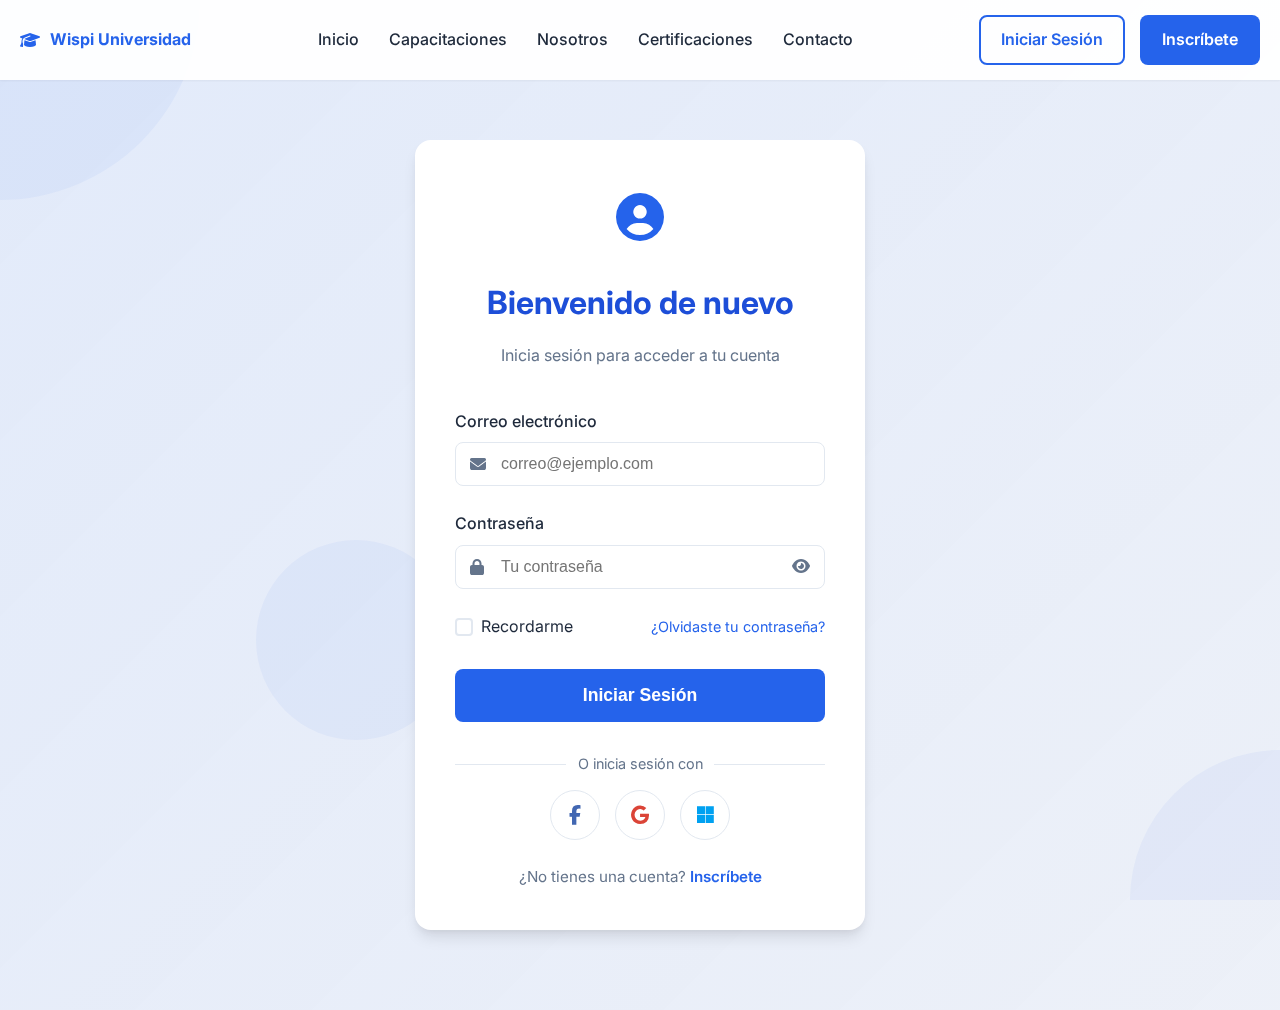
<file: iniciarsesion.html>
<!DOCTYPE html>
<html lang="es">
<head>
    <meta charset="UTF-8">
    <meta name="viewport" content="width=device-width, initial-scale=1.0">
    <title>Iniciar Sesión | Universidad Xcien</title>
    <link rel="stylesheet" href="https://cdnjs.cloudflare.com/ajax/libs/font-awesome/6.4.0/css/all.min.css">
    <link rel="stylesheet" href="https://fonts.googleapis.com/css2?family=Inter:wght@300;400;500;600;700;800&display=swap">
    <style>
        :root {
            --primary-color: #2563EB;
            --primary-light: #3B82F6;
            --primary-dark: #1D4ED8;
            --secondary-color: #0F172A;
            --accent-color: #22D3EE;
            --background-color: #F8FAFC;
            --text-color: #1E293B;
            --text-muted: #64748B;
            --border-color: #E2E8F0;
            
            --shadow-sm: 0 1px 2px 0 rgba(0, 0, 0, 0.05);
            --shadow: 0 4px 6px -1px rgba(0, 0, 0, 0.1), 0 2px 4px -1px rgba(0, 0, 0, 0.06);
            --shadow-md: 0 10px 15px -3px rgba(0, 0, 0, 0.1), 0 4px 6px -2px rgba(0, 0, 0, 0.05);
            --shadow-lg: 0 20px 25px -5px rgba(0, 0, 0, 0.1), 0 10px 10px -5px rgba(0, 0, 0, 0.04);
            
            --transition: all 0.3s ease-in-out;
        }

        * {
            margin: 0;
            padding: 0;
            box-sizing: border-box;
        }

        body {
            font-family: 'Inter', sans-serif;
            line-height: 1.6;
            color: var(--text-color);
            background-color: var(--background-color);
            min-height: 100vh;
        }

        .container {
            width: 100%;
            max-width: 1280px;
            margin: 0 auto;
            padding: 0 20px;
        }

        /* Navigation */
        .navbar {
            position: fixed;
            top: 0;
            left: 0;
            width: 100%;
            background-color: rgba(255, 255, 255, 0.95);
            box-shadow: var(--shadow-sm);
            z-index: 1000;
        }

        .navbar-content {
            display: flex;
            justify-content: space-between;
            align-items: center;
            height: 80px;
        }

        .navbar-logo {
            display: flex;
            align-items: center;
            gap: 10px;
            font-weight: 700;
            color: var(--primary-color);
            cursor: pointer;
            text-decoration: none;
        }

        .navbar-links {
            display: flex;
            gap: 30px;
        }

        .navbar-links a {
            text-decoration: none;
            color: var(--text-color);
            font-weight: 500;
            position: relative;
            transition: var(--transition);
        }

        .navbar-links a:hover {
            color: var(--primary-color);
        }

        .navbar-links a::after {
            content: '';
            position: absolute;
            bottom: -5px;
            left: 0;
            width: 0;
            height: 2px;
            background-color: var(--primary-color);
            transition: var(--transition);
        }

        .navbar-links a:hover::after {
            width: 100%;
        }

        .navbar-cta {
            display: flex;
            align-items: center;
            gap: 15px;
        }

        .btn {
            padding: 10px 20px;
            border-radius: 8px;
            text-decoration: none;
            font-weight: 600;
            transition: var(--transition);
            border: 2px solid transparent;
            cursor: pointer;
            display: inline-block;
            text-align: center;
        }

        .btn-primary {
            background-color: var(--primary-color);
            color: white;
        }

        .btn-primary:hover {
            background-color: var(--primary-light);
        }

        .btn-secondary {
            background-color: transparent;
            color: var(--primary-color);
            border-color: var(--primary-color);
        }

        .btn-secondary:hover {
            background-color: var(--primary-color);
            color: white;
        }

        /* Login Section */
        .login-section {
            padding-top: 140px;
            padding-bottom: 80px;
            min-height: 100vh;
            display: flex;
            align-items: center;
            justify-content: center;
            background: linear-gradient(135deg, rgba(37, 99, 235, 0.1), rgba(30, 64, 175, 0.05));
        }

        .login-container {
            width: 100%;
            max-width: 450px;
            padding: 40px;
            background-color: white;
            border-radius: 16px;
            box-shadow: var(--shadow-md);
            animation: fadeInUp 0.8s ease-out;
        }

        .login-header {
            text-align: center;
            margin-bottom: 40px;
        }

        .login-title {
            font-size: 2rem;
            font-weight: 700;
            color: var(--primary-dark);
            margin-bottom: 15px;
        }

        .login-subtitle {
            color: var(--text-muted);
            font-size: 1rem;
        }

        .login-icon {
            font-size: 3rem;
            color: var(--primary-color);
            margin-bottom: 20px;
        }

        .form-group {
            margin-bottom: 25px;
        }

        .form-label {
            display: block;
            margin-bottom: 8px;
            font-weight: 500;
            color: var(--text-color);
        }

        .form-input {
            width: 100%;
            padding: 12px 15px;
            border: 1px solid var(--border-color);
            border-radius: 8px;
            font-size: 1rem;
            transition: var(--transition);
            outline: none;
        }

        .form-input:focus {
            border-color: var(--primary-color);
            box-shadow: 0 0 0 3px rgba(37, 99, 235, 0.2);
        }

        .input-group {
            position: relative;
        }

        .input-icon {
            position: absolute;
            top: 50%;
            transform: translateY(-50%);
            left: 15px;
            color: var(--text-muted);
        }

        .input-with-icon {
            padding-left: 45px;
        }

        .password-toggle {
            position: absolute;
            top: 50%;
            transform: translateY(-50%);
            right: 15px;
            color: var(--text-muted);
            cursor: pointer;
        }

        .login-options {
            display: flex;
            justify-content: space-between;
            align-items: center;
            margin-bottom: 30px;
        }

        .remember-me {
            display: flex;
            align-items: center;
            gap: 8px;
        }

        .checkbox-custom {
            display: flex;
            align-items: center;
            justify-content: center;
            width: 18px;
            height: 18px;
            border: 2px solid var(--border-color);
            border-radius: 4px;
            cursor: pointer;
            transition: var(--transition);
        }

        .checkbox-input {
            display: none;
        }

        .checkbox-input:checked + .checkbox-custom {
            background-color: var(--primary-color);
            border-color: var(--primary-color);
        }

        .checkbox-input:checked + .checkbox-custom::after {
            content: '✓';
            color: white;
            font-size: 12px;
        }

        .forgot-password {
            color: var(--primary-color);
            text-decoration: none;
            font-size: 0.9rem;
            transition: var(--transition);
        }

        .forgot-password:hover {
            text-decoration: underline;
        }

        .login-btn {
            width: 100%;
            padding: 14px;
            font-size: 1.1rem;
            margin: 15px 0 30px;
            display: block;
        }

        .social-login {
            margin-bottom: 25px;
        }

        .social-text {
            text-align: center;
            font-size: 0.9rem;
            color: var(--text-muted);
            margin-bottom: 15px;
            position: relative;
        }

        .social-text::before,
        .social-text::after {
            content: '';
            position: absolute;
            top: 50%;
            width: 30%;
            height: 1px;
            background-color: var(--border-color);
        }

        .social-text::before {
            left: 0;
        }

        .social-text::after {
            right: 0;
        }

        .social-buttons {
            display: flex;
            justify-content: center;
            gap: 15px;
        }

        .social-btn {
            width: 50px;
            height: 50px;
            border-radius: 50%;
            border: 1px solid var(--border-color);
            background-color: white;
            color: var(--text-muted);
            font-size: 1.2rem;
            display: flex;
            align-items: center;
            justify-content: center;
            cursor: pointer;
            transition: var(--transition);
        }

        .social-btn:hover {
            background-color: var(--background-color);
            transform: translateY(-3px);
        }

        .facebook-btn {
            color: #4267B2;
        }

        .google-btn {
            color: #DB4437;
        }

        .microsoft-btn {
            color: #00A1F1;
        }

        .register-prompt {
            text-align: center;
            font-size: 0.95rem;
            color: var(--text-muted);
        }

        .register-link {
            color: var(--primary-color);
            text-decoration: none;
            font-weight: 600;
            transition: var(--transition);
        }

        .register-link:hover {
            text-decoration: underline;
        }

        /* Decorative elements */
        .login-shapes {
            position: fixed;
            top: 0;
            left: 0;
            width: 100%;
            height: 100%;
            overflow: hidden;
            z-index: -1;
        }

        .login-shape {
            position: absolute;
            border-radius: 50%;
            background-color: rgba(37, 99, 235, 0.05);
        }

        .login-shape-1 {
            width: 400px;
            height: 400px;
            top: -200px;
            left: -200px;
            animation: float-slow 15s infinite ease-in-out;
        }

        .login-shape-2 {
            width: 300px;
            height: 300px;
            bottom: -150px;
            right: -150px;
            animation: float-slow 12s infinite ease-in-out reverse;
        }

        .login-shape-3 {
            width: 200px;
            height: 200px;
            top: 60%;
            left: 20%;
            animation: float-slow 18s infinite ease-in-out 2s;
        }

        @keyframes float-slow {
            0% {
                transform: translate(0, 0);
            }
            50% {
                transform: translate(20px, 20px) rotate(10deg);
            }
            100% {
                transform: translate(0, 0);
            }
        }

        @keyframes fadeInUp {
            from {
                opacity: 0;
                transform: translateY(20px);
            }
            to {
                opacity: 1;
                transform: translateY(0);
            }
        }

        /* Responsive Design */
        @media (max-width: 1024px) {
            .navbar-links {
                display: none; /* Menú móvil placeholder */
            }
        }

        @media (max-width: 768px) {
            .login-container {
                max-width: 90%;
                padding: 30px;
            }

            .login-title {
                font-size: 1.8rem;
            }
        }

        @media (max-width: 480px) {
            .login-container {
                padding: 25px;
            }

            .login-options {
                flex-direction: column;
                align-items: flex-start;
                gap: 15px;
            }

            .forgot-password {
                margin-left: 10px;
            }

            .social-text::before,
            .social-text::after {
                width: 20%;
            }
        }
    </style>
</head>
<body>
    <!-- Navegación -->
    <nav class="navbar">
        <div class="container navbar-content">
            <a href="javascript:void(0);" onclick="navegarA('inicio')" class="navbar-logo">
                <i class="fas fa-graduation-cap"></i>
                <span>Wispi Universidad</span>
            </a>
            <div class="navbar-links">
                <a href="javascript:void(0);" onclick="navegarA('inicio')">Inicio</a>
                <a href="javascript:void(0);" onclick="navegarA('capacitaciones')">Capacitaciones</a>
                <a href="javascript:void(0);" onclick="navegarA('nosotros')">Nosotros</a>
                <a href="javascript:void(0);" onclick="navegarA('certificaciones')">Certificaciones</a>
                <a href="javascript:void(0);" onclick="navegarA('contacto')">Contacto</a>
            </div>
            <div class="navbar-cta">
                <a href="javascript:void(0);" onclick="navegarA('iniciarsesion')" class="btn btn-secondary">Iniciar Sesión</a>
                <a href="javascript:void(0);" onclick="navegarA('inscribete')" class="btn btn-primary">Inscríbete</a>
            </div>
        </div>
    </nav>

    <!-- Elementos decorativos de fondo -->
    <div class="login-shapes">
        <div class="login-shape login-shape-1"></div>
        <div class="login-shape login-shape-2"></div>
        <div class="login-shape login-shape-3"></div>
    </div>

    <!-- Sección de Inicio de Sesión -->
    <section class="login-section">
        <div class="login-container">
            <div class="login-header">
                <div class="login-icon">
                    <i class="fas fa-user-circle"></i>
                </div>
                <h1 class="login-title">Bienvenido de nuevo</h1>
                <p class="login-subtitle">Inicia sesión para acceder a tu cuenta</p>
            </div>
            
            <form id="loginForm">
                <div class="form-group">
                    <label for="email" class="form-label">Correo electrónico</label>
                    <div class="input-group">
                        <i class="fas fa-envelope input-icon"></i>
                        <input type="email" id="email" name="email" class="form-input input-with-icon" placeholder="correo@ejemplo.com" required>
                    </div>
                </div>
                
                <div class="form-group">
                    <label for="password" class="form-label">Contraseña</label>
                    <div class="input-group">
                        <i class="fas fa-lock input-icon"></i>
                        <input type="password" id="password" name="password" class="form-input input-with-icon" placeholder="Tu contraseña" required>
                        <span class="password-toggle" id="passwordToggle">
                            <i class="fas fa-eye"></i>
                        </span>
                    </div>
                </div>
                
                <div class="login-options">
                    <div class="remember-me">
                        <input type="checkbox" id="remember" name="remember" class="checkbox-input">
                        <label for="remember" class="checkbox-custom"></label>
                        <label for="remember">Recordarme</label>
                    </div>
                    <a href="#" class="forgot-password">¿Olvidaste tu contraseña?</a>
                </div>
                
                <button type="submit" class="btn btn-primary login-btn">Iniciar Sesión</button>
            </form>
            
            <div class="social-login">
                <p class="social-text">O inicia sesión con</p>
                <div class="social-buttons">
                    <button class="social-btn facebook-btn">
                        <i class="fab fa-facebook-f"></i>
                    </button>
                    <button class="social-btn google-btn">
                        <i class="fab fa-google"></i>
                    </button>
                    <button class="social-btn microsoft-btn">
                        <i class="fab fa-microsoft"></i>
                    </button>
                </div>
            </div>
            
            <div class="register-prompt">
                <p>¿No tienes una cuenta? <a href="javascript:void(0);" onclick="navegarA('inscribete')" class="register-link">Inscríbete</a></p>
            </div>
        </div>
    </section>

    <script>
        // Mostrar/ocultar contraseña
        document.addEventListener('DOMContentLoaded', function() {
            const passwordField = document.getElementById('password');
            const passwordToggle = document.getElementById('passwordToggle');
            
            passwordToggle.addEventListener('click', function() {
                const type = passwordField.getAttribute('type') === 'password' ? 'text' : 'password';
                passwordField.setAttribute('type', type);
                
                // Cambiar el icono
                const icon = passwordToggle.querySelector('i');
                if (type === 'password') {
                    icon.classList.remove('fa-eye-slash');
                    icon.classList.add('fa-eye');
                } else {
                    icon.classList.remove('fa-eye');
                    icon.classList.add('fa-eye-slash');
                }
            });
            
            // Prevenir envío del formulario (simulación)
            const loginForm = document.getElementById('loginForm');
            loginForm.addEventListener('submit', function(e) {
                e.preventDefault();
                // Aquí iría la lógica de autenticación
                // Por ahora, solo mostramos un mensaje
                const email = document.getElementById('email').value;
                alert(`Inicio de sesión simulado para: ${email}`);
                
                // Redirigir a la página de inicio (simulación)
                // window.location.href = 'index.html';
            });
        });

        // Función para manejar la navegación
       function navegarA(pagina) {
  // Simplificar la lógica - no necesitamos verificar subdirectorios
  let ruta = '';
  
  if (pagina === 'inicio') {
    ruta = 'index.html';
  } else if (pagina === 'capacitaciones') {
    ruta = 'capacitaciones.html';
  } else if (pagina === 'nosotros') {
    ruta = 'nosotros.html';
  } else if (pagina === 'certificaciones') {
    ruta = 'certificaciones.html';
  } else if (pagina === 'contacto') {
    ruta = 'contacto.html';
  } else if (pagina === 'iniciarsesion') {
    ruta = 'iniciarsesion.html';
  } else if (pagina === 'inscribete') {
    ruta = 'inscribete.html';
  } else if (pagina === 'modulo1') {
    ruta = 'Modulo1.html';
  } else if (pagina === 'modulo2') {
    ruta = 'Modulo2.html';
  } else if (pagina === 'modulo3') {
    ruta = 'Modulo3.html';
  } else if (pagina === 'modulo4') {
    ruta = 'Modulo4.html';
  } else if (pagina === 'modulo5') {
    ruta = 'Modulo5.html';
  }
  
  // Navegar a la ruta
  window.location.href = ruta;
}
    </script>
</body>
</html>
</file>
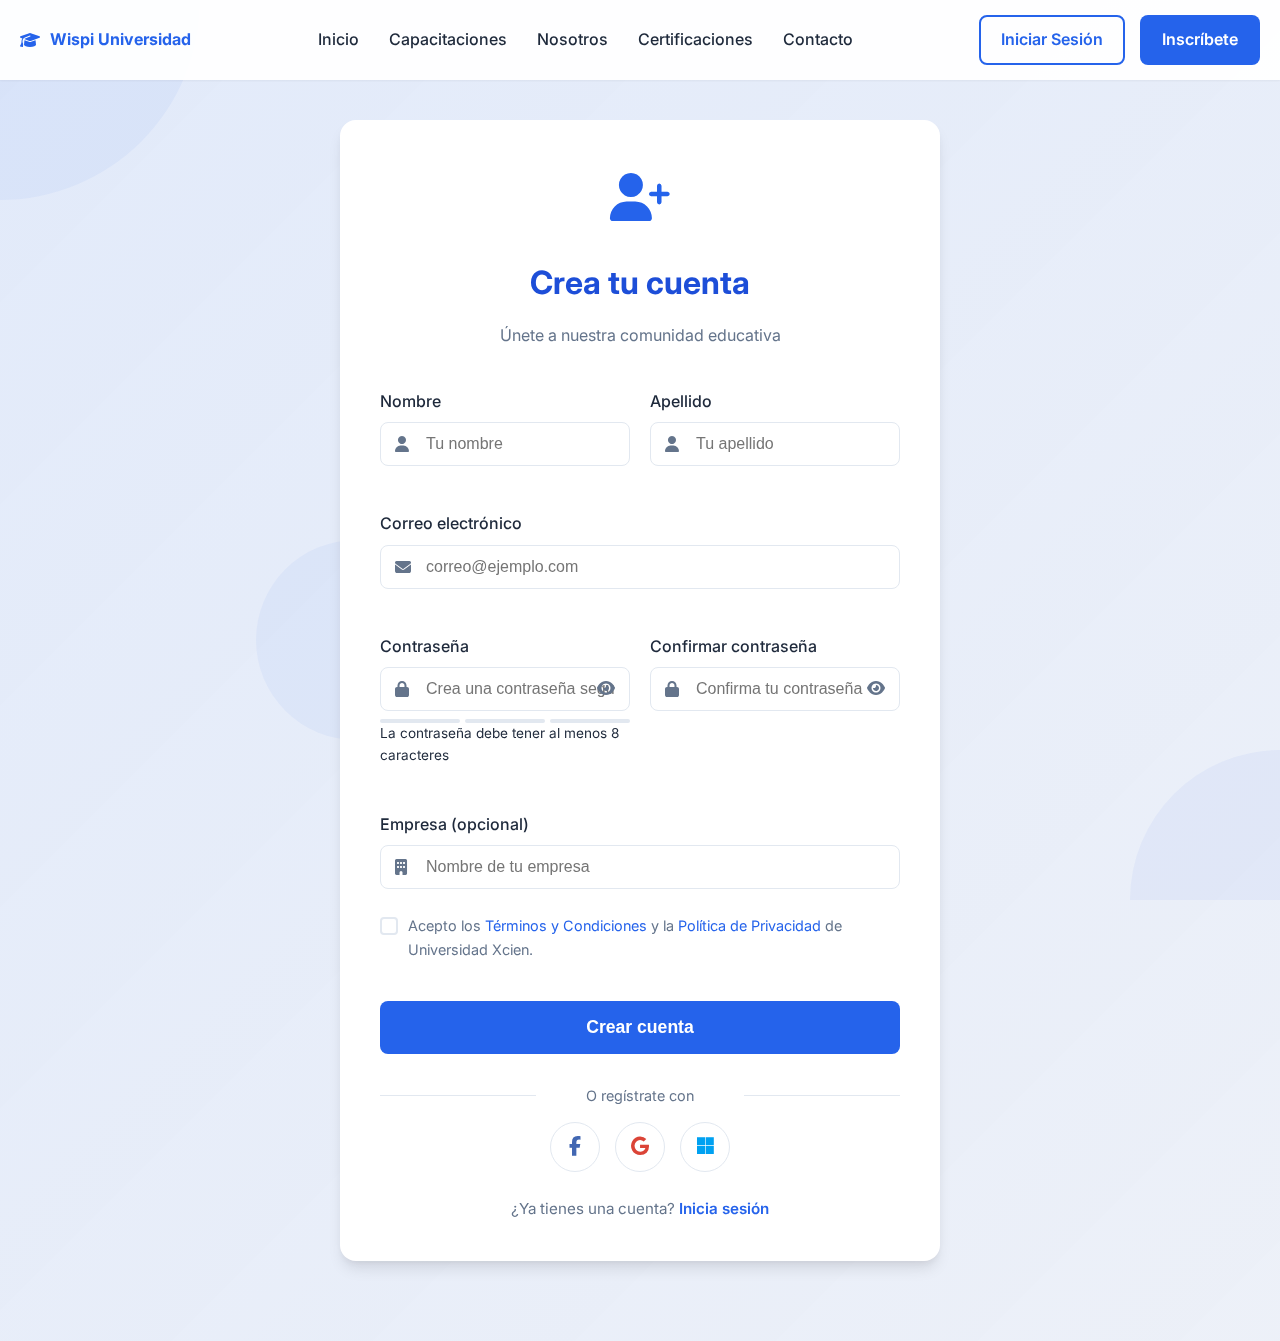
<file: inscribete.html>
<!DOCTYPE html>
<html lang="es">
<head>
    <meta charset="UTF-8">
    <meta name="viewport" content="width=device-width, initial-scale=1.0">
    <title>Inscríbete | Universidad Xcien</title>
    <link rel="stylesheet" href="https://cdnjs.cloudflare.com/ajax/libs/font-awesome/6.4.0/css/all.min.css">
    <link rel="stylesheet" href="https://fonts.googleapis.com/css2?family=Inter:wght@300;400;500;600;700;800&display=swap">
    <style>
        :root {
            --primary-color: #2563EB;
            --primary-light: #3B82F6;
            --primary-dark: #1D4ED8;
            --secondary-color: #0F172A;
            --accent-color: #22D3EE;
            --background-color: #F8FAFC;
            --text-color: #1E293B;
            --text-muted: #64748B;
            --border-color: #E2E8F0;
            --success-color: #10B981;
            --error-color: #EF4444;
            
            --shadow-sm: 0 1px 2px 0 rgba(0, 0, 0, 0.05);
            --shadow: 0 4px 6px -1px rgba(0, 0, 0, 0.1), 0 2px 4px -1px rgba(0, 0, 0, 0.06);
            --shadow-md: 0 10px 15px -3px rgba(0, 0, 0, 0.1), 0 4px 6px -2px rgba(0, 0, 0, 0.05);
            --shadow-lg: 0 20px 25px -5px rgba(0, 0, 0, 0.1), 0 10px 10px -5px rgba(0, 0, 0, 0.04);
            
            --transition: all 0.3s ease-in-out;
        }

        * {
            margin: 0;
            padding: 0;
            box-sizing: border-box;
        }

        body {
            font-family: 'Inter', sans-serif;
            line-height: 1.6;
            color: var(--text-color);
            background-color: var(--background-color);
            min-height: 100vh;
        }

        .container {
            width: 100%;
            max-width: 1280px;
            margin: 0 auto;
            padding: 0 20px;
        }

        /* Navigation */
        .navbar {
            position: fixed;
            top: 0;
            left: 0;
            width: 100%;
            background-color: rgba(255, 255, 255, 0.95);
            box-shadow: var(--shadow-sm);
            z-index: 1000;
        }

        .navbar-content {
            display: flex;
            justify-content: space-between;
            align-items: center;
            height: 80px;
        }

        .navbar-logo {
            display: flex;
            align-items: center;
            gap: 10px;
            font-weight: 700;
            color: var(--primary-color);
            cursor: pointer;
            text-decoration: none;
        }

        .navbar-links {
            display: flex;
            gap: 30px;
        }

        .navbar-links a {
            text-decoration: none;
            color: var(--text-color);
            font-weight: 500;
            position: relative;
            transition: var(--transition);
        }

        .navbar-links a:hover {
            color: var(--primary-color);
        }

        .navbar-links a::after {
            content: '';
            position: absolute;
            bottom: -5px;
            left: 0;
            width: 0;
            height: 2px;
            background-color: var(--primary-color);
            transition: var(--transition);
        }

        .navbar-links a:hover::after {
            width: 100%;
        }

        .navbar-cta {
            display: flex;
            align-items: center;
            gap: 15px;
        }

        .btn {
            padding: 10px 20px;
            border-radius: 8px;
            text-decoration: none;
            font-weight: 600;
            transition: var(--transition);
            border: 2px solid transparent;
            cursor: pointer;
            display: inline-block;
            text-align: center;
        }

        .btn-primary {
            background-color: var(--primary-color);
            color: white;
        }

        .btn-primary:hover {
            background-color: var(--primary-light);
        }

        .btn-secondary {
            background-color: transparent;
            color: var(--primary-color);
            border-color: var(--primary-color);
        }

        .btn-secondary:hover {
            background-color: var(--primary-color);
            color: white;
        }

        /* Register Section */
        .register-section {
            padding-top: 120px;
            padding-bottom: 80px;
            min-height: 100vh;
            display: flex;
            align-items: center;
            justify-content: center;
            background: linear-gradient(135deg, rgba(37, 99, 235, 0.1), rgba(30, 64, 175, 0.05));
        }

        .register-container {
            width: 100%;
            max-width: 600px;
            padding: 40px;
            background-color: white;
            border-radius: 16px;
            box-shadow: var(--shadow-md);
            animation: fadeInUp 0.8s ease-out;
        }

        .register-header {
            text-align: center;
            margin-bottom: 40px;
        }

        .register-title {
            font-size: 2rem;
            font-weight: 700;
            color: var(--primary-dark);
            margin-bottom: 15px;
        }

        .register-subtitle {
            color: var(--text-muted);
            font-size: 1rem;
        }

        .register-icon {
            font-size: 3rem;
            color: var(--primary-color);
            margin-bottom: 20px;
        }

        .form-grid {
            display: grid;
            grid-template-columns: 1fr 1fr;
            gap: 20px;
        }

        .form-group {
            margin-bottom: 25px;
        }

        .form-group.full-width {
            grid-column: span 2;
        }

        .form-label {
            display: block;
            margin-bottom: 8px;
            font-weight: 500;
            color: var(--text-color);
        }

        .form-input {
            width: 100%;
            padding: 12px 15px;
            border: 1px solid var(--border-color);
            border-radius: 8px;
            font-size: 1rem;
            transition: var(--transition);
            outline: none;
        }

        .form-input:focus {
            border-color: var(--primary-color);
            box-shadow: 0 0 0 3px rgba(37, 99, 235, 0.2);
        }

        .input-group {
            position: relative;
        }

        .input-icon {
            position: absolute;
            top: 50%;
            transform: translateY(-50%);
            left: 15px;
            color: var(--text-muted);
        }

        .input-with-icon {
            padding-left: 45px;
        }

        .password-toggle {
            position: absolute;
            top: 50%;
            transform: translateY(-50%);
            right: 15px;
            color: var(--text-muted);
            cursor: pointer;
        }

        .password-strength {
            margin-top: 8px;
            font-size: 0.85rem;
        }

        .strength-weak {
            color: var(--error-color);
        }

        .strength-medium {
            color: #F59E0B; /* Amber */
        }

        .strength-strong {
            color: var(--success-color);
        }

        .password-bars {
            display: flex;
            gap: 5px;
            margin-top: 8px;
        }

        .password-bar {
            height: 4px;
            flex: 1;
            background-color: var(--border-color);
            border-radius: 2px;
            transition: var(--transition);
        }

        .bar-active {
            background-color: var(--success-color);
        }

        .terms-checkbox {
            display: flex;
            align-items: flex-start;
            gap: 10px;
            margin-bottom: 25px;
        }

        .checkbox-container {
            display: flex;
            align-items: center;
            margin-top: 3px;
        }

        .checkbox-custom {
            display: flex;
            align-items: center;
            justify-content: center;
            width: 18px;
            height: 18px;
            border: 2px solid var(--border-color);
            border-radius: 4px;
            cursor: pointer;
            transition: var(--transition);
        }

        .checkbox-input {
            display: none;
        }

        .checkbox-input:checked + .checkbox-custom {
            background-color: var(--primary-color);
            border-color: var(--primary-color);
        }

        .checkbox-input:checked + .checkbox-custom::after {
            content: '✓';
            color: white;
            font-size: 12px;
        }

        .terms-text {
            font-size: 0.9rem;
            color: var(--text-muted);
        }

        .terms-link {
            color: var(--primary-color);
            text-decoration: none;
            transition: var(--transition);
        }

        .terms-link:hover {
            text-decoration: underline;
        }

        .register-btn {
            width: 100%;
            padding: 14px;
            font-size: 1.1rem;
            margin: 15px 0 30px;
        }

        .social-login {
            margin-bottom: 25px;
        }

        .social-text {
            text-align: center;
            font-size: 0.9rem;
            color: var(--text-muted);
            margin-bottom: 15px;
            position: relative;
        }

        .social-text::before,
        .social-text::after {
            content: '';
            position: absolute;
            top: 50%;
            width: 30%;
            height: 1px;
            background-color: var(--border-color);
        }

        .social-text::before {
            left: 0;
        }

        .social-text::after {
            right: 0;
        }

        .social-buttons {
            display: flex;
            justify-content: center;
            gap: 15px;
        }

        .social-btn {
            width: 50px;
            height: 50px;
            border-radius: 50%;
            border: 1px solid var(--border-color);
            background-color: white;
            color: var(--text-muted);
            font-size: 1.2rem;
            display: flex;
            align-items: center;
            justify-content: center;
            cursor: pointer;
            transition: var(--transition);
        }

        .social-btn:hover {
            background-color: var(--background-color);
            transform: translateY(-3px);
        }

        .facebook-btn {
            color: #4267B2;
        }

        .google-btn {
            color: #DB4437;
        }

        .microsoft-btn {
            color: #00A1F1;
        }

        .login-prompt {
            text-align: center;
            font-size: 0.95rem;
            color: var(--text-muted);
        }

        .login-link {
            color: var(--primary-color);
            text-decoration: none;
            font-weight: 600;
            transition: var(--transition);
        }

        .login-link:hover {
            text-decoration: underline;
        }

        /* Decorative elements */
        .register-shapes {
            position: fixed;
            top: 0;
            left: 0;
            width: 100%;
            height: 100%;
            overflow: hidden;
            z-index: -1;
        }

        .register-shape {
            position: absolute;
            border-radius: 50%;
            background-color: rgba(37, 99, 235, 0.05);
        }

        .register-shape-1 {
            width: 400px;
            height: 400px;
            top: -200px;
            left: -200px;
            animation: float-slow 15s infinite ease-in-out;
        }

        .register-shape-2 {
            width: 300px;
            height: 300px;
            bottom: -150px;
            right: -150px;
            animation: float-slow 12s infinite ease-in-out reverse;
        }

        .register-shape-3 {
            width: 200px;
            height: 200px;
            top: 60%;
            left: 20%;
            animation: float-slow 18s infinite ease-in-out 2s;
        }

        @keyframes float-slow {
            0% {
                transform: translate(0, 0);
            }
            50% {
                transform: translate(20px, 20px) rotate(10deg);
            }
            100% {
                transform: translate(0, 0);
            }
        }

        @keyframes fadeInUp {
            from {
                opacity: 0;
                transform: translateY(20px);
            }
            to {
                opacity: 1;
                transform: translateY(0);
            }
        }

        /* Responsive Design */
        @media (max-width: 1024px) {
            .navbar-links {
                display: none; /* Menú móvil placeholder */
            }
        }

        @media (max-width: 768px) {
            .register-container {
                max-width: 90%;
                padding: 30px;
            }

            .register-title {
                font-size: 1.8rem;
            }

            .form-grid {
                grid-template-columns: 1fr;
            }

            .form-group.full-width {
                grid-column: span 1;
            }
        }

        @media (max-width: 480px) {
            .register-container {
                padding: 25px;
            }

            .social-text::before,
            .social-text::after {
                width: 20%;
            }
        }
    </style>
</head>
<body>
    <!-- Navegación -->
    <nav class="navbar">
        <div class="container navbar-content">
            <a href="javascript:void(0);" onclick="navegarA('inicio')" class="navbar-logo">
                <i class="fas fa-graduation-cap"></i>
                <span>Wispi Universidad</span>
            </a>
            <div class="navbar-links">
                <a href="javascript:void(0);" onclick="navegarA('inicio')">Inicio</a>
                <a href="javascript:void(0);" onclick="navegarA('capacitaciones')">Capacitaciones</a>
                <a href="javascript:void(0);" onclick="navegarA('nosotros')">Nosotros</a>
                <a href="javascript:void(0);" onclick="navegarA('certificaciones')">Certificaciones</a>
                <a href="javascript:void(0);" onclick="navegarA('contacto')">Contacto</a>
            </div>
            <div class="navbar-cta">
                <a href="javascript:void(0);" onclick="navegarA('iniciarsesion')" class="btn btn-secondary">Iniciar Sesión</a>
                <a href="javascript:void(0);" onclick="navegarA('inscribete')" class="btn btn-primary">Inscríbete</a>
            </div>
        </div>
    </nav>

    <!-- Elementos decorativos de fondo -->
    <div class="register-shapes">
        <div class="register-shape register-shape-1"></div>
        <div class="register-shape register-shape-2"></div>
        <div class="register-shape register-shape-3"></div>
    </div>

    <!-- Sección de Registro -->
    <section class="register-section">
        <div class="register-container">
            <div class="register-header">
                <div class="register-icon">
                    <i class="fas fa-user-plus"></i>
                </div>
                <h1 class="register-title">Crea tu cuenta</h1>
                <p class="register-subtitle">Únete a nuestra comunidad educativa</p>
            </div>
            
            <form id="registerForm">
                <div class="form-grid">
                    <div class="form-group">
                        <label for="firstName" class="form-label">Nombre</label>
                        <div class="input-group">
                            <i class="fas fa-user input-icon"></i>
                            <input type="text" id="firstName" name="firstName" class="form-input input-with-icon" placeholder="Tu nombre" required>
                        </div>
                    </div>
                    
                    <div class="form-group">
                        <label for="lastName" class="form-label">Apellido</label>
                        <div class="input-group">
                            <i class="fas fa-user input-icon"></i>
                            <input type="text" id="lastName" name="lastName" class="form-input input-with-icon" placeholder="Tu apellido" required>
                        </div>
                    </div>
                    
                    <div class="form-group full-width">
                        <label for="email" class="form-label">Correo electrónico</label>
                        <div class="input-group">
                            <i class="fas fa-envelope input-icon"></i>
                            <input type="email" id="email" name="email" class="form-input input-with-icon" placeholder="correo@ejemplo.com" required>
                        </div>
                    </div>
                    
                    <div class="form-group">
                        <label for="password" class="form-label">Contraseña</label>
                        <div class="input-group">
                            <i class="fas fa-lock input-icon"></i>
                            <input type="password" id="password" name="password" class="form-input input-with-icon" placeholder="Crea una contraseña segura" required>
                            <span class="password-toggle" id="passwordToggle">
                                <i class="fas fa-eye"></i>
                            </span>
                        </div>
                        <div class="password-strength" id="passwordStrength">
                            <div class="password-bars">
                                <div class="password-bar" id="bar1"></div>
                                <div class="password-bar" id="bar2"></div>
                                <div class="password-bar" id="bar3"></div>
                            </div>
                            <span id="strengthText">La contraseña debe tener al menos 8 caracteres</span>
                        </div>
                    </div>
                    
                    <div class="form-group">
                        <label for="confirmPassword" class="form-label">Confirmar contraseña</label>
                        <div class="input-group">
                            <i class="fas fa-lock input-icon"></i>
                            <input type="password" id="confirmPassword" name="confirmPassword" class="form-input input-with-icon" placeholder="Confirma tu contraseña" required>
                            <span class="password-toggle" id="confirmPasswordToggle">
                                <i class="fas fa-eye"></i>
                            </span>
                        </div>
                    </div>
                    
                    <div class="form-group full-width">
                        <label for="company" class="form-label">Empresa (opcional)</label>
                        <div class="input-group">
                            <i class="fas fa-building input-icon"></i>
                            <input type="text" id="company" name="company" class="form-input input-with-icon" placeholder="Nombre de tu empresa">
                        </div>
                    </div>
                </div>
                
                <div class="terms-checkbox">
                    <div class="checkbox-container">
                        <input type="checkbox" id="terms" name="terms" class="checkbox-input" required>
                        <label for="terms" class="checkbox-custom"></label>
                    </div>
                    <div class="terms-text">
                        Acepto los <a href="#" class="terms-link">Términos y Condiciones</a> y la <a href="#" class="terms-link">Política de Privacidad</a> de Universidad Xcien.
                    </div>
                </div>
                
                <button type="submit" class="btn btn-primary register-btn">Crear cuenta</button>
            </form>
            
            <div class="social-login">
                <p class="social-text">O regístrate con</p>
                <div class="social-buttons">
                    <button class="social-btn facebook-btn">
                        <i class="fab fa-facebook-f"></i>
                    </button>
                    <button class="social-btn google-btn">
                        <i class="fab fa-google"></i>
                    </button>
                    <button class="social-btn microsoft-btn">
                        <i class="fab fa-microsoft"></i>
                    </button>
                </div>
            </div>
            
            <div class="login-prompt">
                <p>¿Ya tienes una cuenta? <a href="javascript:void(0);" onclick="navegarA('iniciarsesion')" class="login-link">Inicia sesión</a></p>
            </div>
        </div>
    </section>

    <script>
        // Función para manejar la navegación
        function navegarA(pagina) {
  // Simplificar la lógica - no necesitamos verificar subdirectorios
  let ruta = '';
  
  if (pagina === 'inicio') {
    ruta = 'index.html';
  } else if (pagina === 'capacitaciones') {
    ruta = 'capacitaciones.html';
  } else if (pagina === 'nosotros') {
    ruta = 'nosotros.html';
  } else if (pagina === 'certificaciones') {
    ruta = 'certificaciones.html';
  } else if (pagina === 'contacto') {
    ruta = 'contacto.html';
  } else if (pagina === 'iniciarsesion') {
    ruta = 'iniciarsesion.html';
  } else if (pagina === 'inscribete') {
    ruta = 'inscribete.html';
  } else if (pagina === 'modulo1') {
    ruta = 'Modulo1.html';
  } else if (pagina === 'modulo2') {
    ruta = 'Modulo2.html';
  } else if (pagina === 'modulo3') {
    ruta = 'Modulo3.html';
  } else if (pagina === 'modulo4') {
    ruta = 'Modulo4.html';
  } else if (pagina === 'modulo5') {
    ruta = 'Modulo5.html';
  }
  
  // Navegar a la ruta
  window.location.href = ruta;
}
        // Interacción para mostrar/ocultar contraseña
        document.addEventListener('DOMContentLoaded', function() {
            const passwordField = document.getElementById('password');
            const confirmPasswordField = document.getElementById('confirmPassword');
            const passwordToggle = document.getElementById('passwordToggle');
            const confirmPasswordToggle = document.getElementById('confirmPasswordToggle');
            
            // Toggle para el campo de contraseña
            passwordToggle.addEventListener('click', function() {
                togglePasswordVisibility(passwordField, passwordToggle);
            });
            
            // Toggle para el campo de confirmar contraseña
            confirmPasswordToggle.addEventListener('click', function() {
                togglePasswordVisibility(confirmPasswordField, confirmPasswordToggle);
            });
            
            function togglePasswordVisibility(field, toggle) {
                const type = field.getAttribute('type') === 'password' ? 'text' : 'password';
                field.setAttribute('type', type);
                
                // Cambiar el icono
                const icon = toggle.querySelector('i');
                if (type === 'password') {
                    icon.classList.remove('fa-eye-slash');
                    icon.classList.add('fa-eye');
                } else {
                    icon.classList.remove('fa-eye');
                    icon.classList.add('fa-eye-slash');
                }
            }
            
            // Verificador de fortaleza de contraseña
            const bar1 = document.getElementById('bar1');
            const bar2 = document.getElementById('bar2');
            const bar3 = document.getElementById('bar3');
            const strengthText = document.getElementById('strengthText');
            
            passwordField.addEventListener('input', function() {
                const password = this.value;
                const strength = checkPasswordStrength(password);
                
                // Resetear barras
                bar1.className = 'password-bar';
                bar2.className = 'password-bar';
                bar3.className = 'password-bar';
                
                if (password.length === 0) {
                    strengthText.textContent = 'La contraseña debe tener al menos 8 caracteres';
                    strengthText.className = '';
                } else if (strength === 1) {
                    bar1.classList.add('bar-active');
                    strengthText.textContent = 'Contraseña débil';
                    strengthText.className = 'strength-weak';
                } else if (strength === 2) {
                    bar1.classList.add('bar-active');
                    bar2.classList.add('bar-active');
                    strengthText.textContent = 'Contraseña media';
                    strengthText.className = 'strength-medium';
                } else {
                    bar1.classList.add('bar-active');
                    bar2.classList.add('bar-active');
                    bar3.classList.add('bar-active');
                    strengthText.textContent = 'Contraseña fuerte';
                    strengthText.className = 'strength-strong';
                }
            });
            
            function checkPasswordStrength(password) {
                // Criterios básicos de fortaleza
                const hasMinLength = password.length >= 8;
                const hasUppercase = /[A-Z]/.test(password);
                const hasLowercase = /[a-z]/.test(password);
                const hasNumbers = /\d/.test(password);
                const hasSpecialChars = /[!@#$%^&*(),.?":{}|<>]/.test(password);
                
                const criteria = [hasMinLength, hasUppercase, hasLowercase, hasNumbers, hasSpecialChars];
                const metCriteria = criteria.filter(Boolean).length;
                
                if (metCriteria <= 2) return 1; // Débil
                if (metCriteria <= 4) return 2; // Media
                return 3; // Fuerte
            }
            
            // Validación del formulario
            const registerForm = document.getElementById('registerForm');
            
            registerForm.addEventListener('submit', function(e) {
                e.preventDefault();
                
                // Validar que las contraseñas coincidan
                if (passwordField.value !== confirmPasswordField.value) {
                    alert('Las contraseñas no coinciden');
                    return;
                }
                
                // Aquí iría la lógica para enviar los datos al servidor
                // Por ahora, solo mostramos un mensaje
                const email = document.getElementById('email').value;
                const firstName = document.getElementById('firstName').value;
                
                alert(`¡Registro exitoso para ${firstName}! Bienvenido a Universidad Xcien.`);
                
                // Simulación de redirección
                // window.location.href = 'index.html';
            });
        });
    </script>
</body>
</html>
</file>
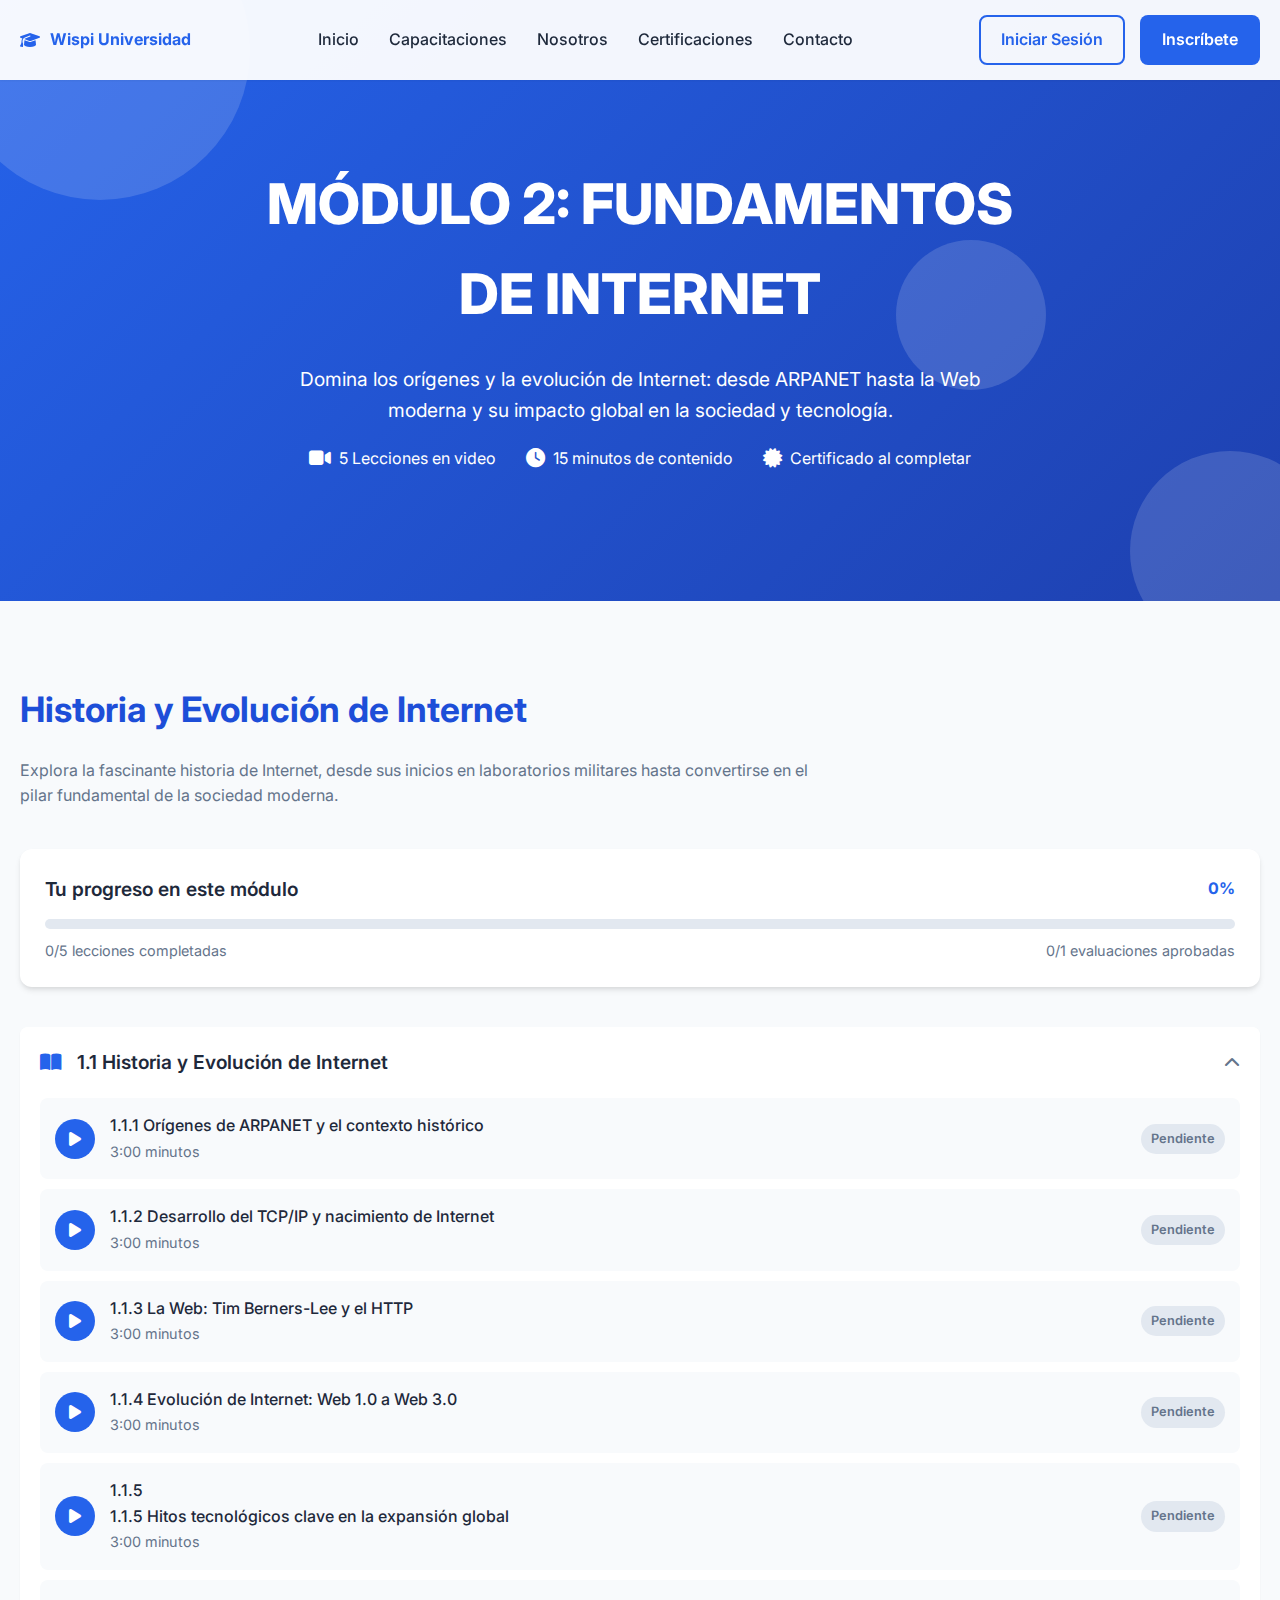
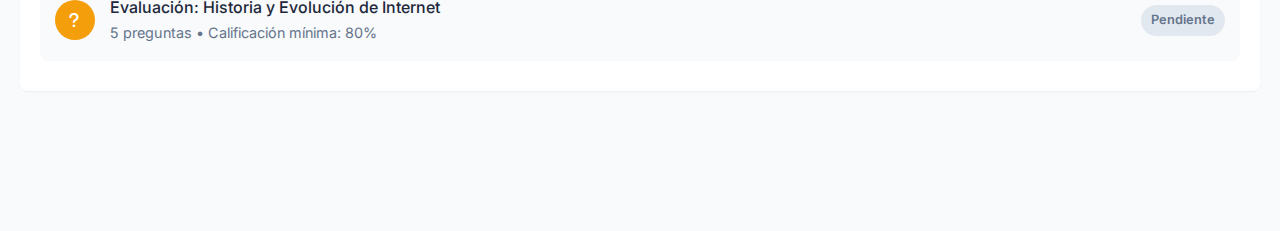
<file: Modulo2.html>
<!DOCTYPE html>
<html lang="es">
<head>
    <meta charset="UTF-8">
    <meta name="viewport" content="width=device-width, initial-scale=1.0">
    <title>Módulo 2: Fundamentos de Internet | Universidad Xcien</title>
    <link rel="stylesheet" href="https://cdnjs.cloudflare.com/ajax/libs/font-awesome/6.4.0/css/all.min.css">
    <link rel="stylesheet" href="https://fonts.googleapis.com/css2?family=Inter:wght@300;400;500;600;700;800&display=swap">
    <style>
        :root {
            --primary-color: #2563EB;
            --primary-light: #3B82F6;
            --primary-dark: #1D4ED8;
            --secondary-color: #0F172A;
            --accent-color: #22D3EE;
            --background-color: #F8FAFC;
            --text-color: #1E293B;
            --text-muted: #64748B;
            --border-color: #E2E8F0;
            --success-color: #10B981;
            --warning-color: #F59E0B;
            --error-color: #EF4444;
            
            --shadow-sm: 0 1px 2px 0 rgba(0, 0, 0, 0.05);
            --shadow: 0 4px 6px -1px rgba(0, 0, 0, 0.1), 0 2px 4px -1px rgba(0, 0, 0, 0.06);
            --shadow-md: 0 10px 15px -3px rgba(0, 0, 0, 0.1), 0 4px 6px -2px rgba(0, 0, 0, 0.05);
            --shadow-lg: 0 20px 25px -5px rgba(0, 0, 0, 0.1), 0 10px 10px -5px rgba(0, 0, 0, 0.04);
            
            --transition: all 0.3s ease-in-out;
        }

        * {
            margin: 0;
            padding: 0;
            box-sizing: border-box;
        }

        body {
            font-family: 'Inter', sans-serif;
            line-height: 1.6;
            color: var(--text-color);
            background-color: var(--background-color);
        }

        .container {
            width: 100%;
            max-width: 1280px;
            margin: 0 auto;
            padding: 0 20px;
        }

        /* Navigation */
        .navbar {
            position: fixed;
            top: 0;
            left: 0;
            width: 100%;
            background-color: rgba(255, 255, 255, 0.95);
            box-shadow: var(--shadow-sm);
            z-index: 1000;
        }

        .navbar-content {
            display: flex;
            justify-content: space-between;
            align-items: center;
            height: 80px;
        }

        .navbar-logo {
            display: flex;
            align-items: center;
            gap: 10px;
            font-weight: 700;
            color: var(--primary-color);
        }

        .navbar-links {
            display: flex;
            gap: 30px;
        }

        .navbar-links a {
            text-decoration: none;
            color: var(--text-color);
            font-weight: 500;
            position: relative;
            transition: var(--transition);
        }

        .navbar-links a:hover {
            color: var(--primary-color);
        }

        .navbar-links a::after {
            content: '';
            position: absolute;
            bottom: -5px;
            left: 0;
            width: 0;
            height: 2px;
            background-color: var(--primary-color);
            transition: var(--transition);
        }

        .navbar-links a:hover::after {
            width: 100%;
        }

        .navbar-cta {
            display: flex;
            align-items: center;
            gap: 15px;
        }

        .btn {
            padding: 10px 20px;
            border-radius: 8px;
            text-decoration: none;
            font-weight: 600;
            transition: var(--transition);
            border: 2px solid transparent;
        }

        .btn-primary {
            background-color: var(--primary-color);
            color: white;
        }

        .btn-primary:hover {
            background-color: var(--primary-light);
        }

        .btn-secondary {
            background-color: transparent;
            color: var(--primary-color);
            border-color: var(--primary-color);
        }

        .btn-secondary:hover {
            background-color: var(--primary-color);
            color: white;
        }

        /* Hero Section Animado */
        .hero {
            padding: 160px 0 100px;
            background: linear-gradient(135deg, #2563EB, #1E40AF);
            color: white;
            text-align: center;
            position: relative;
            overflow: hidden;
        }

        .hero-shapes {
            position: absolute;
            top: 0;
            left: 0;
            width: 100%;
            height: 100%;
            overflow: hidden;
        }

        .shape {
            position: absolute;
            border-radius: 50%;
            background-color: rgba(255, 255, 255, 0.15);
        }

        .shape-1 {
            width: 300px;
            height: 300px;
            top: -100px;
            left: -50px;
            animation: float 15s infinite ease-in-out;
        }

        .shape-2 {
            width: 200px;
            height: 200px;
            bottom: -50px;
            right: -50px;
            animation: float 12s infinite ease-in-out reverse;
        }

        .shape-3 {
            width: 150px;
            height: 150px;
            top: 40%;
            left: 70%;
            animation: float 20s infinite ease-in-out;
        }

        @keyframes float {
            0% {
                transform: translate(0, 0);
            }
            50% {
                transform: translate(20px, 20px);
            }
            100% {
                transform: translate(0, 0);
            }
        }

        .hero-content {
            position: relative;
            z-index: 2;
            max-width: 800px;
            margin: 0 auto;
        }

        .hero-title {
            font-size: 3.5rem;
            font-weight: 800;
            margin-bottom: 25px;
            animation: fadeInDown 1s ease-out;
        }

        .hero-subtitle {
            font-size: 1.2rem;
            margin-bottom: 20px;
            max-width: 700px;
            margin-left: auto;
            margin-right: auto;
            animation: fadeIn 1s ease-out 0.5s both;
        }

        .hero-info {
            display: flex;
            justify-content: center;
            gap: 30px;
            margin-bottom: 30px;
            animation: fadeIn 1s ease-out 0.7s both;
        }

        .info-item {
            display: flex;
            align-items: center;
            gap: 8px;
        }

        .info-icon {
            font-size: 1.2rem;
        }

        /* Course Content Section */
        .course-section {
            padding: 80px 0;
        }

        .section-title {
            font-size: 2.2rem;
            font-weight: 700;
            margin-bottom: 20px;
            color: var(--primary-dark);
        }

        .section-description {
            color: var(--text-muted);
            max-width: 800px;
            margin-bottom: 40px;
        }

        /* Progress Bar */
        .progress-container {
            background-color: white;
            border-radius: 12px;
            padding: 25px;
            margin-bottom: 40px;
            box-shadow: var(--shadow);
        }

        .progress-header {
            display: flex;
            justify-content: space-between;
            align-items: center;
            margin-bottom: 15px;
        }

        .progress-title {
            font-size: 1.2rem;
            font-weight: 600;
        }

        .progress-percentage {
            font-weight: 700;
            color: var(--primary-color);
        }

        .progress-bar-container {
            height: 10px;
            background-color: var(--border-color);
            border-radius: 5px;
            overflow: hidden;
        }

        .progress-bar {
            height: 100%;
            background-color: var(--primary-color);
            width: 0%;
            transition: width 1s ease-in-out;
        }

        .progress-details {
            display: flex;
            justify-content: space-between;
            margin-top: 10px;
            font-size: 0.9rem;
            color: var(--text-muted);
        }

        /* Course Content Accordion */
        .accordion-container {
            margin-bottom: 60px;
        }

        .accordion-item {
            margin-bottom: 15px;
            border-radius: 8px;
            background-color: white;
            overflow: hidden;
            box-shadow: var(--shadow-sm);
        }

        .accordion-header {
            padding: 20px;
            cursor: pointer;
            display: flex;
            justify-content: space-between;
            align-items: center;
            background-color: white;
            transition: var(--transition);
        }

        .accordion-header:hover {
            background-color: var(--background-color);
        }

        .accordion-title {
            font-size: 1.2rem;
            font-weight: 600;
            display: flex;
            align-items: center;
            gap: 15px;
        }

        .accordion-icon {
            color: var(--primary-color);
            font-size: 1.2rem;
        }

        .accordion-toggle {
            color: var(--text-muted);
            transition: transform 0.3s ease;
        }

        .accordion-header.active .accordion-toggle {
            transform: rotate(180deg);
        }

        .accordion-content {
            max-height: 0;
            overflow: hidden;
            transition: max-height 0.3s ease-out;
            background-color: white;
        }

        .accordion-inner {
            padding: 0 20px 20px;
        }

        /* Video Lessons */
        .lesson-list {
            list-style: none;
        }

        .lesson-item {
            padding: 15px;
            margin-bottom: 10px;
            border-radius: 8px;
            background-color: var(--background-color);
            display: flex;
            justify-content: space-between;
            align-items: center;
            cursor: pointer;
            transition: var(--transition);
        }

        .lesson-item:hover {
            transform: translateX(5px);
            background-color: rgba(37, 99, 235, 0.1);
        }

        .lesson-info {
            display: flex;
            align-items: center;
            gap: 15px;
        }

        .lesson-icon {
            width: 40px;
            height: 40px;
            background-color: var(--primary-color);
            border-radius: 50%;
            display: flex;
            align-items: center;
            justify-content: center;
            color: white;
        }

        .lesson-title {
            font-weight: 500;
        }

        .lesson-duration {
            font-size: 0.9rem;
            color: var(--text-muted);
        }

        .lesson-status {
            display: flex;
            align-items: center;
            gap: 10px;
        }

        .status-badge {
            padding: 5px 10px;
            border-radius: 50px;
            font-size: 0.8rem;
            font-weight: 600;
        }

        .status-incomplete {
            background-color: var(--border-color);
            color: var(--text-muted);
        }

        .status-in-progress {
            background-color: rgba(245, 158, 11, 0.2);
            color: var(--warning-color);
        }

        .status-completed {
            background-color: rgba(16, 185, 129, 0.2);
            color: var(--success-color);
        }

        /* Video Modal */
        .modal {
            display: none;
            position: fixed;
            top: 0;
            left: 0;
            width: 100%;
            height: 100%;
            background-color: rgba(0, 0, 0, 0.8);
            z-index: 2000;
            overflow-y: auto;
        }

        .modal-content {
            position: relative;
            width: 90%;
            max-width: 900px;
            margin: 5% auto;
            background-color: white;
            border-radius: 12px;
            overflow: hidden;
            box-shadow: var(--shadow-lg);
            animation: fadeInUp 0.5s ease-out;
        }

        .modal-header {
            padding: 20px;
            background-color: var(--primary-dark);
            color: white;
            display: flex;
            justify-content: space-between;
            align-items: center;
        }

        .modal-title {
            font-size: 1.3rem;
            font-weight: 600;
        }

        .modal-close {
            background: none;
            border: none;
            color: white;
            font-size: 1.5rem;
            cursor: pointer;
            transition: var(--transition);
        }

        .modal-close:hover {
            transform: scale(1.2);
        }

        .modal-body {
            padding: 0;
        }

        .video-container {
            position: relative;
            padding-bottom: 56.25%; /* 16:9 Aspect Ratio */
            height: 0;
            overflow: hidden;
        }

        .video-container iframe {
            position: absolute;
            top: 0;
            left: 0;
            width: 100%;
            height: 100%;
            border: none;
        }

        .video-controls {
            padding: 20px;
            display: flex;
            justify-content: space-between;
            align-items: center;
            border-bottom: 1px solid var(--border-color);
        }

        .playback-speed {
            display: flex;
            align-items: center;
            gap: 10px;
        }

        .speed-btn {
            padding: 5px 10px;
            border-radius: 4px;
            border: 1px solid var(--border-color);
            background-color: white;
            cursor: pointer;
            transition: var(--transition);
        }

        .speed-btn.active {
            background-color: var(--primary-color);
            color: white;
            border-color: var(--primary-color);
        }

        .video-progress {
            padding: 20px;
            border-bottom: 1px solid var(--border-color);
        }

        .video-description {
            padding: 20px;
        }

        .description-title {
            font-size: 1.2rem;
            font-weight: 600;
            margin-bottom: 15px;
        }

        .modal-footer {
            padding: 20px;
            display: flex;
            justify-content: space-between;
            align-items: center;
            background-color: var(--background-color);
        }

        /* Quiz Modal */
        .quiz-container {
            padding: 30px;
        }

        .quiz-title {
            font-size: 1.5rem;
            font-weight: 700;
            margin-bottom: 20px;
            color: var(--primary-dark);
        }

        .quiz-description {
            color: var(--text-muted);
            margin-bottom: 30px;
        }

        .question-container {
            margin-bottom: 30px;
        }

        .question-text {
            font-size: 1.2rem;
            font-weight: 600;
            margin-bottom: 15px;
        }

        .options-list {
            list-style: none;
        }

        .option-item {
            margin-bottom: 12px;
        }

        .option-label {
            display: flex;
            align-items: center;
            gap: 10px;
            padding: 15px;
            border: 1px solid var(--border-color);
            border-radius: 8px;
            cursor: pointer;
            transition: var(--transition);
        }

        .option-label:hover {
            background-color: var(--background-color);
        }

        .option-input {
            display: none;
        }

        .option-input:checked + .option-label {
            border-color: var(--primary-color);
            background-color: rgba(37, 99, 235, 0.1);
        }

        .option-marker {
            width: 20px;
            height: 20px;
            border-radius: 50%;
            border: 2px solid var(--border-color);
            display: flex;
            align-items: center;
            justify-content: center;
            transition: var(--transition);
        }

        .option-input:checked + .option-label .option-marker {
            border-color: var(--primary-color);
            background-color: var(--primary-color);
        }

        .option-input:checked + .option-label .option-marker::after {
            content: '';
            width: 10px;
            height: 10px;
            border-radius: 50%;
            background-color: white;
        }

        .option-text {
            flex: 1;
        }

        .quiz-navigation {
            display: flex;
            justify-content: space-between;
            align-items: center;
            margin-top: 30px;
        }

        .quiz-progress {
            font-size: 0.9rem;
            color: var(--text-muted);
        }

        .quiz-result {
            padding: 25px;
            border-radius: 8px;
            margin-bottom: 30px;
            text-align: center;
            display: none;
        }

        .result-success {
            background-color: rgba(16, 185, 129, 0.1);
            border: 1px solid var(--success-color);
        }

        .result-failure {
            background-color: rgba(239, 68, 68, 0.1);
            border: 1px solid var(--error-color);
        }

        .result-icon {
            font-size: 3rem;
            margin-bottom: 15px;
        }

        .result-success .result-icon {
            color: var(--success-color);
        }

        .result-failure .result-icon {
            color: var(--error-color);
        }

        .result-title {
            font-size: 1.5rem;
            font-weight: 700;
            margin-bottom: 10px;
        }

        .result-score {
            font-size: 1.2rem;
            margin-bottom: 20px;
        }

        /* Animations */
        @keyframes fadeIn {
            from { opacity: 0; }
            to { opacity: 1; }
        }

        @keyframes fadeInDown {
            from {
                opacity: 0;
                transform: translateY(-30px);
            }
            to {
                opacity: 1;
                transform: translateY(0);
            }
        }

        @keyframes fadeInUp {
            from {
                opacity: 0;
                transform: translateY(30px);
            }
            to {
                opacity: 1;
                transform: translateY(0);
            }
        }

        /* Responsive Design */
        @media (max-width: 1024px) {
            .navbar-links {
                display: none; /* Menú móvil placeholder */
            }

            .hero-title {
                font-size: 2.5rem;
            }

            .hero-subtitle {
                font-size: 1rem;
            }

            .hero-info {
                flex-direction: column;
                gap: 15px;
            }
        }

        @media (max-width: 768px) {
            .modal-content {
                width: 95%;
                margin: 10% auto;
            }

            .hero-title {
                font-size: 2rem;
            }

            .section-title {
                font-size: 1.8rem;
            }

            .accordion-title {
                font-size: 1.1rem;
            }

            .lesson-info {
                gap: 10px;
            }

            .lesson-icon {
                width: 35px;
                height: 35px;
                font-size: 0.9rem;
            }

            .lesson-title {
                font-size: 0.9rem;
            }
        }

        @media (max-width: 480px) {
            .modal-content {
                margin: 15% auto;
            }

            .modal-title {
                font-size: 1.1rem;
            }

            .quiz-title {
                font-size: 1.3rem;
            }

            .question-text {
                font-size: 1.1rem;
            }

            .hero-title {
                font-size: 1.8rem;
            }

            .accordion-header {
                padding: 15px;
            }

            .accordion-title {
                font-size: 1rem;
            }

            .lesson-item {
                flex-direction: column;
                align-items: flex-start;
                gap: 10px;
            }

            .lesson-status {
                align-self: flex-end;
            }
        }
    </style>
</head>
<body>
    <!-- Navegación -->
    <nav class="navbar">
        <div class="container navbar-content">
            <div class="navbar-logo">
                <i class="fas fa-graduation-cap"></i>
                <span>Wispi Universidad</span>
            </div>
            <div class="navbar-links">
                <a href="javascript:void(0);" onclick="navegarA('inicio')">Inicio</a>
                <a href="javascript:void(0);" onclick="navegarA('capacitaciones')">Capacitaciones</a>
                <a href="javascript:void(0);" onclick="navegarA('nosotros')">Nosotros</a>
                <a href="javascript:void(0);" onclick="navegarA('certificaciones')">Certificaciones</a>
                <a href="javascript:void(0);" onclick="navegarA('contacto')">Contacto</a>
            </div>
            <div class="navbar-cta">
                <a href="javascript:void(0);" onclick="navegarA('iniciarsesion')" class="btn btn-secondary">Iniciar Sesión</a>
                <a href="javascript:void(0);" onclick="navegarA('inscribete')" class="btn btn-primary">Inscríbete</a>
            </div>
        </div>
    </nav>

    <!-- Hero Section Animado -->
    <header class="hero">
        <!-- Formas animadas de fondo -->
        <div class="hero-shapes">
            <div class="shape shape-1"></div>
            <div class="shape shape-2"></div>
            <div class="shape shape-3"></div>
        </div>
        
        <div class="container">
            <div class="hero-content">
                <h1 class="hero-title">MÓDULO 2: FUNDAMENTOS DE INTERNET</h1>
                <p class="hero-subtitle">Domina los orígenes y la evolución de Internet: desde ARPANET hasta la Web moderna y su impacto global en la sociedad y tecnología.</p>
                <div class="hero-info">
                    <div class="info-item">
                        <i class="fas fa-video info-icon"></i>
                        <span>5 Lecciones en video</span>
                    </div>
                    <div class="info-item">
                        <i class="fas fa-clock info-icon"></i>
                        <span>15 minutos de contenido</span>
                    </div>
                    <div class="info-item">
                        <i class="fas fa-certificate info-icon"></i>
                        <span>Certificado al completar</span>
                    </div>
                </div>
            </div>
        </div>
    </header>

    <!-- Contenido del Curso -->
    <section class="course-section">
        <div class="container">
            <h2 class="section-title">Historia y Evolución de Internet</h2>
            <p class="section-description">Explora la fascinante historia de Internet, desde sus inicios en laboratorios militares hasta convertirse en el pilar fundamental de la sociedad moderna.</p>
            
            <!-- Barra de Progreso del Módulo -->
            <div class="progress-container">
                <div class="progress-header">
                    <h3 class="progress-title">Tu progreso en este módulo</h3>
                    <span class="progress-percentage" id="progressPercentage">0%</span>
                </div>
                <div class="progress-bar-container">
                    <div class="progress-bar" id="progressBar"></div>
                </div>
                <div class="progress-details">
                    <span>0/5 lecciones completadas</span>
                    <span>0/1 evaluaciones aprobadas</span>
                </div>
            </div>
            
            <!-- Contenido del Módulo en Acordeón -->
            <div class="accordion-container">
                <!-- Tema 1.1 -->
                <div class="accordion-item">
                    <div class="accordion-header" id="accordionHeader1">
                        <div class="accordion-title">
                            <i class="fas fa-book-open accordion-icon"></i>
                            <span>1.1 Historia y Evolución de Internet</span>
                        </div>
                        <i class="fas fa-chevron-down accordion-toggle"></i>
                    </div>
                    <div class="accordion-content" id="accordionContent1">
                        <div class="accordion-inner">
                            <ul class="lesson-list">
                                <!-- Lección 1 -->
                                <li class="lesson-item" onclick="openVideoModal('1.1.1', 'Orígenes de ARPANET y el contexto histórico', 'placeholder-video-id-1', '3:00')">
                                    <div class="lesson-info">
                                        <div class="lesson-icon">
                                            <i class="fas fa-play"></i>
                                        </div>
                                        <div>
                                            <h4 class="lesson-title">1.1.1 Orígenes de ARPANET y el contexto histórico</h4>
                                            <span class="lesson-duration">3:00 minutos</span>
                                        </div>
                                    </div>
                                    <div class="lesson-status">
                                        <span class="status-badge status-incomplete" id="status-1-1-1">Pendiente</span>
                                    </div>
                                </li>
                                
                                <!-- Lección 2 -->
                                <li class="lesson-item" onclick="openVideoModal('1.1.2', 'Desarrollo del TCP/IP y nacimiento de Internet', 'placeholder-video-id-2', '3:00')">
                                    <div class="lesson-info">
                                        <div class="lesson-icon">
                                            <i class="fas fa-play"></i>
                                        </div>
                                        <div>
                                            <h4 class="lesson-title">1.1.2 Desarrollo del TCP/IP y nacimiento de Internet</h4>
                                            <span class="lesson-duration">3:00 minutos</span>
                                        </div>
                                    </div>
                                    <div class="lesson-status">
                                        <span class="status-badge status-incomplete" id="status-1-1-2">Pendiente</span>
                                    </div>
                                </li>
                                
                                <!-- Lección 3 -->
                                <li class="lesson-item" onclick="openVideoModal('1.1.3', 'La Web: Tim Berners-Lee y el HTTP', 'placeholder-video-id-3', '3:00')">
                                    <div class="lesson-info">
                                        <div class="lesson-icon">
                                            <i class="fas fa-play"></i>
                                        </div>
                                        <div>
                                            <h4 class="lesson-title">1.1.3 La Web: Tim Berners-Lee y el HTTP</h4>
                                            <span class="lesson-duration">3:00 minutos</span>
                                        </div>
                                    </div>
                                    <div class="lesson-status">
                                        <span class="status-badge status-incomplete" id="status-1-1-3">Pendiente</span>
                                    </div>
                                </li>
                                
                                <!-- Lección 4 -->
                                <li class="lesson-item" onclick="openVideoModal('1.1.4', 'Evolución de Internet: Web 1.0 a Web 3.0', 'placeholder-video-id-4', '3:00')">
                                    <div class="lesson-info">
                                        <div class="lesson-icon">
                                            <i class="fas fa-play"></i>
                                        </div>
                                        <div>
                                            <h4 class="lesson-title">1.1.4 Evolución de Internet: Web 1.0 a Web 3.0</h4>
                                            <span class="lesson-duration">3:00 minutos</span>
                                        </div>
                                    </div>
                                    <div class="lesson-status">
                                        <span class="status-badge status-incomplete" id="status-1-1-4">Pendiente</span>
                                    </div>
                                </li>
                                
                                <!-- Lección 5 -->
                                <li class="lesson-item" onclick="openVideoModal('1.1.5', 'Hitos tecnológicos clave en la expansión global', 'placeholder-video-id-5', '3:00')">
                                    <div class="lesson-info">
                                        <div class="lesson-icon">
                                            <i class="fas fa-play"></i>
                                        </div>
                                        <div>
                                            <h4 class="lesson-title">1.1.5
                                              <h4 class="lesson-title">1.1.5 Hitos tecnológicos clave en la expansión global</h4>
                                            <span class="lesson-duration">3:00 minutos</span>
                                        </div>
                                    </div>
                                    <div class="lesson-status">
                                        <span class="status-badge status-incomplete" id="status-1-1-5">Pendiente</span>
                                    </div>
                                </li>
                                
                                <!-- Evaluación del Tema -->
                                <li class="lesson-item" onclick="openQuizModal()">
                                    <div class="lesson-info">
                                        <div class="lesson-icon" style="background-color: #F59E0B;">
                                            <i class="fas fa-question"></i>
                                        </div>
                                        <div>
                                            <h4 class="lesson-title">Evaluación: Historia y Evolución de Internet</h4>
                                            <span class="lesson-duration">5 preguntas • Calificación mínima: 80%</span>
                                        </div>
                                    </div>
                                    <div class="lesson-status">
                                        <span class="status-badge status-incomplete" id="status-quiz-1">Pendiente</span>
                                    </div>
                                </li>
                            </ul>
                        </div>
                    </div>
                </div>
            </div>
        </div>
    </section>

    <!-- Modal de Video -->
    <div class="modal" id="videoModal">
        <div class="modal-content">
            <div class="modal-header">
                <h3 class="modal-title" id="videoTitle">Título del video</h3>
                <button class="modal-close" id="closeVideoModal">&times;</button>
            </div>
            <div class="modal-body">
                <div class="video-container">
                    <!-- El iframe o video se insertará dinámicamente -->
                    <div id="videoPlaceholder"></div>
                </div>
                <div class="video-controls">
                    <div class="playback-speed">
                        <span>Velocidad:</span>
                        <button class="speed-btn" data-speed="0.75">0.75x</button>
                        <button class="speed-btn active" data-speed="1">1x</button>
                        <button class="speed-btn" data-speed="1.25">1.25x</button>
                        <button class="speed-btn" data-speed="1.5">1.5x</button>
                        <button class="speed-btn" data-speed="2">2x</button>
                    </div>
                    <div>
                        <button class="btn btn-primary" id="markAsWatched">Marcar como visto</button>
                    </div>
                </div>
                <div class="video-progress">
                    <div class="progress-bar-container">
                        <div class="progress-bar" id="videoProgressBar" style="width: 0%"></div>
                    </div>
                </div>
                <div class="video-description">
                    <h4 class="description-title">Descripción del video</h4>
                    <p id="videoDescription">
                        En este video aprenderás sobre los conceptos fundamentales relacionados con este tema.
                    </p>
                </div>
            </div>
            <div class="modal-footer">
                <button class="btn btn-secondary" id="prevVideo">Video anterior</button>
                <button class="btn btn-primary" id="nextVideo">Siguiente video</button>
            </div>
        </div>
    </div>

    <!-- Modal de Evaluación -->
    <div class="modal" id="quizModal">
        <div class="modal-content">
            <div class="modal-header">
                <h3 class="modal-title">Evaluación: Historia y Evolución de Internet</h3>
                <button class="modal-close" id="closeQuizModal">&times;</button>
            </div>
            <div class="modal-body">
                <div class="quiz-container">
                    <h2 class="quiz-title">Evaluación del Módulo 2: Fundamentos de Internet</h2>
                    <p class="quiz-description">Responde las siguientes preguntas para evaluar tu comprensión sobre la historia y evolución de Internet. Necesitas al menos 80% de respuestas correctas para aprobar.</p>
                    
                    <!-- Contenedor de resultados (inicialmente oculto) -->
                    <div class="quiz-result" id="quizResultSuccess">
                        <div class="result-icon">
                            <i class="fas fa-check-circle"></i>
                        </div>
                        <h3 class="result-title">¡Felicidades! Has aprobado la evaluación</h3>
                        <p class="result-score">Tu puntuación: <span id="successScore">100%</span></p>
                        <button class="btn btn-primary" onclick="closeQuizModal()">Continuar</button>
                    </div>
                    
                    <div class="quiz-result" id="quizResultFailure">
                        <div class="result-icon">
                            <i class="fas fa-times-circle"></i>
                        </div>
                        <h3 class="result-title">No has alcanzado la calificación mínima</h3>
                        <p class="result-score">Tu puntuación: <span id="failureScore">60%</span></p>
                        <p>Necesitas al menos 80% para aprobar. Revisa el material e intenta nuevamente.</p>
                        <button class="btn btn-primary" onclick="resetQuiz()">Intentar nuevamente</button>
                    </div>
                    
                    <!-- Preguntas del quiz -->
                    <div id="questionsContainer">
                        <!-- Pregunta 1 -->
                        <div class="question-container" id="question1">
                            <h3 class="question-text">1. ¿Cuál fue el precursor directo de Internet?</h3>
                            <ul class="options-list">
                                <li class="option-item">
                                    <input type="radio" name="q1" id="q1-a" class="option-input" value="a">
                                    <label for="q1-a" class="option-label">
                                        <span class="option-marker"></span>
                                        <span class="option-text">BITNET</span>
                                    </label>
                                </li>
                                <li class="option-item">
                                    <input type="radio" name="q1" id="q1-b" class="option-input" value="b">
                                    <label for="q1-b" class="option-label">
                                        <span class="option-marker"></span>
                                        <span class="option-text">ARPANET</span>
                                    </label>
                                </li>
                                <li class="option-item">
                                    <input type="radio" name="q1" id="q1-c" class="option-input" value="c">
                                    <label for="q1-c" class="option-label">
                                        <span class="option-marker"></span>
                                        <span class="option-text">NSFNET</span>
                                    </label>
                                </li>
                                <li class="option-item">
                                    <input type="radio" name="q1" id="q1-d" class="option-input" value="d">
                                    <label for="q1-d" class="option-label">
                                        <span class="option-marker"></span>
                                        <span class="option-text">USENET</span>
                                    </label>
                                </li>
                            </ul>
                        </div>
                        
                        <!-- Pregunta 2 -->
                        <div class="question-container" id="question2">
                            <h3 class="question-text">2. ¿Quién es considerado el inventor de la World Wide Web?</h3>
                            <ul class="options-list">
                                <li class="option-item">
                                    <input type="radio" name="q2" id="q2-a" class="option-input" value="a">
                                    <label for="q2-a" class="option-label">
                                        <span class="option-marker"></span>
                                        <span class="option-text">Vinton Cerf</span>
                                    </label>
                                </li>
                                <li class="option-item">
                                    <input type="radio" name="q2" id="q2-b" class="option-input" value="b">
                                    <label for="q2-b" class="option-label">
                                        <span class="option-marker"></span>
                                        <span class="option-text">Tim Berners-Lee</span>
                                    </label>
                                </li>
                                <li class="option-item">
                                    <input type="radio" name="q2" id="q2-c" class="option-input" value="c">
                                    <label for="q2-c" class="option-label">
                                        <span class="option-marker"></span>
                                        <span class="option-text">Robert Kahn</span>
                                    </label>
                                </li>
                                <li class="option-item">
                                    <input type="radio" name="q2" id="q2-d" class="option-input" value="d">
                                    <label for="q2-d" class="option-label">
                                        <span class="option-marker"></span>
                                        <span class="option-text">Marc Andreessen</span>
                                    </label>
                                </li>
                            </ul>
                        </div>
                        
                        <!-- Pregunta 3 -->
                        <div class="question-container" id="question3">
                            <h3 class="question-text">3. ¿Qué protocolo es fundamental para la comunicación en Internet?</h3>
                            <ul class="options-list">
                                <li class="option-item">
                                    <input type="radio" name="q3" id="q3-a" class="option-input" value="a">
                                    <label for="q3-a" class="option-label">
                                        <span class="option-marker"></span>
                                        <span class="option-text">SMTP</span>
                                    </label>
                                </li>
                                <li class="option-item">
                                    <input type="radio" name="q3" id="q3-b" class="option-input" value="b">
                                    <label for="q3-b" class="option-label">
                                        <span class="option-marker"></span>
                                        <span class="option-text">FTP</span>
                                    </label>
                                </li>
                                <li class="option-item">
                                    <input type="radio" name="q3" id="q3-c" class="option-input" value="c">
                                    <label for="q3-c" class="option-label">
                                        <span class="option-marker"></span>
                                        <span class="option-text">TCP/IP</span>
                                    </label>
                                </li>
                                <li class="option-item">
                                    <input type="radio" name="q3" id="q3-d" class="option-input" value="d">
                                    <label for="q3-d" class="option-label">
                                        <span class="option-marker"></span>
                                        <span class="option-text">HTTP</span>
                                    </label>
                                </li>
                            </ul>
                        </div>
                        
                        <!-- Pregunta 4 -->
                        <div class="question-container" id="question4">
                            <h3 class="question-text">4. ¿Qué caracteriza principalmente a la Web 2.0?</h3>
                            <ul class="options-list">
                                <li class="option-item">
                                    <input type="radio" name="q4" id="q4-a" class="option-input" value="a">
                                    <label for="q4-a" class="option-label">
                                        <span class="option-marker"></span>
                                        <span class="option-text">Páginas web estáticas de solo lectura</span>
                                    </label>
                                </li>
                                <li class="option-item">
                                    <input type="radio" name="q4" id="q4-b" class="option-input" value="b">
                                    <label for="q4-b" class="option-label">
                                        <span class="option-marker"></span>
                                        <span class="option-text">La interactividad y participación de los usuarios</span>
                                    </label>
                                </li>
                                <li class="option-item">
                                    <input type="radio" name="q4" id="q4-c" class="option-input" value="c">
                                    <label for="q4-c" class="option-label">
                                        <span class="option-marker"></span>
                                        <span class="option-text">La web semántica y datos enlazados</span>
                                    </label>
                                </li>
                                <li class="option-item">
                                    <input type="radio" name="q4" id="q4-d" class="option-input" value="d">
                                    <label for="q4-d" class="option-label">
                                        <span class="option-marker"></span>
                                        <span class="option-text">El uso de blockchain y tecnologías descentralizadas</span>
                                    </label>
                                </li>
                            </ul>
                        </div>
                        
                        <!-- Pregunta 5 -->
                        <div class="question-container" id="question5">
                            <h3 class="question-text">5. ¿En qué década se creó ARPANET?</h3>
                            <ul class="options-list">
                                <li class="option-item">
                                    <input type="radio" name="q5" id="q5-a" class="option-input" value="a">
                                    <label for="q5-a" class="option-label">
                                        <span class="option-marker"></span>
                                        <span class="option-text">1950s</span>
                                    </label>
                                </li>
                                <li class="option-item">
                                    <input type="radio" name="q5" id="q5-b" class="option-input" value="b">
                                    <label for="q5-b" class="option-label">
                                        <span class="option-marker"></span>
                                        <span class="option-text">1960s</span>
                                    </label>
                                </li>
                                <li class="option-item">
                                    <input type="radio" name="q5" id="q5-c" class="option-input" value="c">
                                    <label for="q5-c" class="option-label">
                                        <span class="option-marker"></span>
                                        <span class="option-text">1970s</span>
                                    </label>
                                </li>
                                <li class="option-item">
                                    <input type="radio" name="q5" id="q5-d" class="option-input" value="d">
                                    <label for="q5-d" class="option-label">
                                        <span class="option-marker"></span>
                                        <span class="option-text">1980s</span>
                                    </label>
                                </li>
                            </ul>
                        </div>
                        
                        <div class="quiz-navigation">
                            <span class="quiz-progress">Pregunta 1 de 5</span>
                            <button class="btn btn-primary" id="submitQuiz">Enviar respuestas</button>
                        </div>
                    </div>
                </div>
            </div>
        </div>
    </div>

    <script>
        // Variables para seguimiento de progreso
        let userProgress = {
            completedLessons: [],
            quizzesPassed: [],
            videoProgress: {}
        };
        
        // Cargar progreso del usuario (localStorage)
        function loadUserProgress() {
            const savedProgress = localStorage.getItem('modulo2Progress');
            if (savedProgress) {
                userProgress = JSON.parse(savedProgress);
                updateProgressUI();
            }
        }
        
        // Guardar progreso del usuario
        function saveUserProgress() {
            localStorage.setItem('modulo2Progress', JSON.stringify(userProgress));
            updateProgressUI();
        }
        
        // Actualizar la interfaz según el progreso
        function updateProgressUI() {
            // Actualizar estado de lecciones
            userProgress.completedLessons.forEach(lessonId => {
                const statusBadge = document.getElementById(`status-${lessonId}`);
                if (statusBadge) {
                    statusBadge.className = 'status-badge status-completed';
                    statusBadge.textContent = 'Completado';
                }
            });
            
            // Actualizar estado de evaluaciones
            userProgress.quizzesPassed.forEach(quizId => {
                const statusBadge = document.getElementById(`status-${quizId}`);
                if (statusBadge) {
                    statusBadge.className = 'status-badge status-completed';
                    statusBadge.textContent = 'Aprobado';
                }
            });
            
            // Actualizar barra de progreso
            const totalItems = 6; // 5 lecciones + 1 evaluación
            const completedItems = userProgress.completedLessons.length + userProgress.quizzesPassed.length;
            const progressPercentage = Math.round((completedItems / totalItems) * 100);
            
            document.getElementById('progressBar').style.width = `${progressPercentage}%`;
            document.getElementById('progressPercentage').textContent = `${progressPercentage}%`;
            
            // Actualizar texto de progreso
            document.querySelector('.progress-details').innerHTML = `
                <span>${userProgress.completedLessons.length}/5 lecciones completadas</span>
                <span>${userProgress.quizzesPassed.length}/1 evaluaciones aprobadas</span>
            `;
            
            // Verificar si se completó el módulo para desbloquear certificado
            if (progressPercentage === 100) {
                unlockCertificate();
            }
        }
        
        // Desbloquear certificado
        function unlockCertificate() {
            localStorage.setItem('certificateModulo2', 'unlocked');
            // Aquí podrías mostrar una notificación al usuario
        }
        
        // Funcionalidad de acordeón
        document.addEventListener('DOMContentLoaded', function() {
            // Cargar progreso del usuario
            loadUserProgress();
            
            // Configurar acordeón
            const accordionHeaders = document.querySelectorAll('.accordion-header');
            accordionHeaders.forEach(header => {
                header.addEventListener('click', function() {
                    this.classList.toggle('active');
                    const content = this.nextElementSibling;
                    
                    if (content.style.maxHeight) {
                        content.style.maxHeight = null;
                    } else {
                        content.style.maxHeight = content.scrollHeight + "px";
                    }
                });
                
                // Abrir el primer acordeón por defecto
                if (header.id === 'accordionHeader1') {
                    header.click();
                }
            });
            
            // Configurar modal de video
            const videoModal = document.getElementById('videoModal');
            const closeVideoModal = document.getElementById('closeVideoModal');
            
            closeVideoModal.addEventListener('click', function() {
                videoModal.style.display = 'none';
                // Pausar video
                const videoPlaceholder = document.getElementById('videoPlaceholder');
                videoPlaceholder.innerHTML = '';
            });
            
            // Configurar modal de evaluación
            const quizModal = document.getElementById('quizModal');
            const closeQuizModal = document.getElementById('closeQuizModal');
            
            closeQuizModal.addEventListener('click', function() {
                quizModal.style.display = 'none';
            });
            
            // Botones de navegación en el modal de video
            document.getElementById('markAsWatched').addEventListener('click', markVideoAsWatched);
            document.getElementById('prevVideo').addEventListener('click', navigateToPrevVideo);
            document.getElementById('nextVideo').addEventListener('click', navigateToNextVideo);
            
            // Configurar botones de velocidad de reproducción
            const speedButtons = document.querySelectorAll('.speed-btn');
            speedButtons.forEach(button => {
                button.addEventListener('click', function() {
                    speedButtons.forEach(btn => btn.classList.remove('active'));
                    this.classList.add('active');
                    
                    // Cambiar la velocidad del video si existe
                    const videoElement = document.querySelector('#lessonVideo');
                    if (videoElement) {
                        const speed = parseFloat(this.getAttribute('data-speed'));
                        videoElement.playbackRate = speed;
                    }
                });
            });
            
            // Enviar respuestas del quiz
            document.getElementById('submitQuiz').addEventListener('click', evaluateQuiz);
        });
        
        // Variables para el video actual
        let currentVideoId = '';
        let videoSequence = ['1-1-1', '1-1-2', '1-1-3', '1-1-4', '1-1-5'];
        
        // Abrir modal de video
        function openVideoModal(videoId, videoTitle, videoSrc, duration) {
            currentVideoId = videoId.replace(/\./g, '-');
            
            document.getElementById('videoTitle').textContent = videoTitle;
            document.getElementById('videoDescription').textContent = `En este video aprenderás sobre ${videoTitle.toLowerCase()} en el contexto de la historia de Internet.`;
            
            // Cargar el video según el ID - USANDO YOUTUBE (RECOMENDADO)
            const videoPlaceholder = document.getElementById('videoPlaceholder');

            if (videoId === '1.1.1') {
                // OPCIÓN 1: Usando YouTube (reemplaza TU_ID_YOUTUBE con el ID real)
                videoPlaceholder.innerHTML = `
                    <iframe width="100%" height="100%" 
                        src="https://www.youtube.com/embed/SRF6b6wbitw?autoplay=1&rel=0" 
                        frameborder="0" 
                        allow="accelerometer; autoplay; clipboard-write; encrypted-media; gyroscope; picture-in-picture" 
                        allowfullscreen
                        id="lessonVideo">
                    </iframe>
                `;
                
                // Como YouTube no proporciona eventos de progreso fácilmente, simulamos progreso
                let progress = 0;
                const progressInterval = setInterval(() => {
                    progress += 1;
                    if (progress <= 100) {
                        document.getElementById('videoProgressBar').style.width = `${progress}%`;
                        userProgress.videoProgress[currentVideoId] = progress;
                        saveUserProgress();
                    } else {
                        clearInterval(progressInterval);
                    }
                }, 1800); // Aproximadamente 3 minutos
                
                // Limpiar el intervalo cuando se cierra el modal
                document.getElementById('closeVideoModal').addEventListener('click', function() {
                    clearInterval(progressInterval);
                }, { once: true });
                
                // OPCIÓN 2: Usando video local (comentado pero disponible si prefieres usarlo)
                /*
                videoPlaceholder.innerHTML = `
                    <video controls width="100%" height="100%" autoplay id="lessonVideo">
                        <source src="../assets/videos/origenesarpanet.mp4" type="video/mp4">
                        Tu navegador no soporta el elemento video.
                    </video>
                `;
                
                // Configurar el seguimiento del progreso del video
                const videoElement = document.getElementById('lessonVideo');
                if (videoElement) {
                    videoElement.addEventListener('timeupdate', function() {
                        const progress = Math.floor((videoElement.currentTime / videoElement.duration) * 100);
                        document.getElementById('videoProgressBar').style.width = `${progress}%`;
                        userProgress.videoProgress[currentVideoId] = progress;
                        saveUserProgress();
                    });
                    
                    videoElement.addEventListener('ended', function() {
                        markVideoAsWatched(); // Marcar automáticamente como completado
                    });
                }
                */
            } else {
                // Placeholder para los otros videos
                videoPlaceholder.innerHTML = `
                    <div style="width:100%;height:100%;background-color:#000;display:flex;align-items:center;justify-content:center;color:white;text-align:center;padding:20px;">
                        <div>
                            <i class="fas fa-play-circle" style="font-size:48px;margin-bottom:20px;"></i>
                            <h3>${videoTitle}</h3>
                            <p>Duración: ${duration}</p>
                            <p style="margin-top:20px;">[Este video estará disponible próximamente]</p>
                        </div>
                    </div>
                `;
            }
            
            // Actualizar estado de la lección a "En progreso" si no está completada
            if (!userProgress.completedLessons.includes(currentVideoId)) {
                const statusBadge = document.getElementById(`status-${currentVideoId}`);
                if (statusBadge) {
                    statusBadge.className = 'status-badge status-in-progress';
                    statusBadge.textContent = 'En progreso';
                }
            }
            
            // Simular progreso del video
            let progress = userProgress.videoProgress[currentVideoId] || 0;
            document.getElementById('videoProgressBar').style.width = `${progress}%`;
            
            // Verificar si están habilitados los botones de navegación
            updateNavigationButtons();
            
            // Mostrar el modal
            document.getElementById('videoModal').style.display = 'block';
        }
        
        // Marcar video como visto
        function markVideoAsWatched() {
            if (!userProgress.completedLessons.includes(currentVideoId)) {
                userProgress.completedLessons.push(currentVideoId);
                saveUserProgress();
                
                const statusBadge = document.getElementById(`status-${currentVideoId}`);
                if (statusBadge) {
                    statusBadge.className = 'status-badge status-completed';
                    statusBadge.textContent = 'Completado';
                }
                
                // Simular que el video se completó al 100%
                userProgress.videoProgress[currentVideoId] = 100;
                document.getElementById('videoProgressBar').style.width = '100%';
            }
            
            // Mostrar mensaje de éxito
            alert('¡Video marcado como completado!');
        }
        
        // Actualizar botones de navegación
        function updateNavigationButtons() {
            const currentIndex = videoSequence.indexOf(currentVideoId);
            const prevButton = document.getElementById('prevVideo');
            const nextButton = document.getElementById('nextVideo');
            
            // Deshabilitar/habilitar botón anterior
            if (currentIndex <= 0) {
                prevButton.disabled = true;
                prevButton.style.opacity = 0.5;
            } else {
                prevButton.disabled = false;
                prevButton.style.opacity = 1;
            }
            
            // Deshabilitar/habilitar botón siguiente
            if (currentIndex >= videoSequence.length - 1) {
                nextButton.disabled = true;
                nextButton.style.opacity = 0.5;
            } else {
                nextButton.disabled = false;
                nextButton.style.opacity = 1;
            }
        }
        
        // Ir al video anterior
        function navigateToPrevVideo() {
            const currentIndex = videoSequence.indexOf(currentVideoId);
            if (currentIndex > 0) {
                const prevVideoId = videoSequence[currentIndex - 1];
                const lessonElement = document.querySelector(`.lesson-item[onclick*="${prevVideoId.replace(/-/g, '.')}"]`);
                if (lessonElement) {
                    lessonElement.click();
                }
            }
        }
        
        // Ir al siguiente video
        function navigateToNextVideo() {
            const currentIndex = videoSequence.indexOf(currentVideoId);
            if (currentIndex < videoSequence.length - 1) {
                const nextVideoId = videoSequence[currentIndex + 1];
                const lessonElement = document.querySelector(`.lesson-item[onclick*="${nextVideoId.replace(/-/g, '.')}"]`);
                if (lessonElement) {
                    lessonElement.click();
                }
            }
        }
        
        // Abrir modal de evaluación
        function openQuizModal() {
            // Resetear el quiz
            resetQuiz();
            
            // Mostrar el modal
            document.getElementById('quizModal').style.display = 'block';
        }
        
        // Cerrar modal de evaluación
        function closeQuizModal() {
            document.getElementById('quizModal').style.display = 'none';
        }
        
        // Resetear el quiz
        function resetQuiz() {
            // Ocultar resultados
            document.getElementById('quizResultSuccess').style.display = 'none';
            document.getElementById('quizResultFailure').style.display = 'none';
            
            // Mostrar preguntas
            document.getElementById('questionsContainer').style.display = 'block';
            
            // Limpiar respuestas seleccionadas
            const radioButtons = document.querySelectorAll('.option-input');
            radioButtons.forEach(radio => {
                radio.checked = false;
            });
        }
        
        // Evaluar respuestas del quiz
        function evaluateQuiz() {
            // Respuestas correctas (b, b, c, b, b)
            const correctAnswers = {
                q1: 'b',
                q2: 'b',
                q3: 'c',
                q4: 'b',
                q5: 'b'
            };
            
            // Obtener respuestas del usuario
            const userAnswers = {
                q1: document.querySelector('input[name="q1"]:checked')?.value || '',
                q2: document.querySelector('input[name="q2"]:checked')?.value || '',
                q3: document.querySelector('input[name="q3"]:checked')?.value || '',
                q4: document.querySelector('input[name="q4"]:checked')?.value || '',
                q5: document.querySelector('input[name="q5"]:checked')?.value || ''
            };
            
            // Verificar si contestó todas las preguntas
            const unansweredQuestions = Object.values(userAnswers).filter(answer => answer === '').length;
            if (unansweredQuestions > 0) {
                alert(`Por favor contesta todas las preguntas. Te faltan ${unansweredQuestions} preguntas por responder.`);
                return;
            }
            // Calcular puntuación
            let correctCount = 0;
            for (const question in correctAnswers) {
                if (userAnswers[question] === correctAnswers[question]) {
                    correctCount++;
                }
            }
            
            const score = Math.round((correctCount / 5) * 100);
            
            // Ocultar preguntas
            document.getElementById('questionsContainer').style.display = 'none';
            
            // Mostrar resultado
            if (score >= 80) {
                // Aprobado
                document.getElementById('successScore').textContent = `${score}%`;
                document.getElementById('quizResultSuccess').style.display = 'block';
                
                // Actualizar progreso
                if (!userProgress.quizzesPassed.includes('quiz-1')) {
                    userProgress.quizzesPassed.push('quiz-1');
                    saveUserProgress();
                    
                    const statusBadge = document.getElementById('status-quiz-1');
                    if (statusBadge) {
                        statusBadge.className = 'status-badge status-completed';
                        statusBadge.textContent = 'Aprobado';
                    }
                }
            } else {
                // Reprobado
                document.getElementById('failureScore').textContent = `${score}%`;
                document.getElementById('quizResultFailure').style.display = 'block';
            }
        }
        
        // Función para la navegación entre páginas
function navegarA(pagina) {
  // Simplificar la lógica - no necesitamos verificar subdirectorios
  let ruta = '';
  
  if (pagina === 'inicio') {
    ruta = 'index.html';
  } else if (pagina === 'capacitaciones') {
    ruta = 'capacitaciones.html';
  } else if (pagina === 'nosotros') {
    ruta = 'nosotros.html';
  } else if (pagina === 'certificaciones') {
    ruta = 'certificaciones.html';
  } else if (pagina === 'contacto') {
    ruta = 'contacto.html';
  } else if (pagina === 'iniciarsesion') {
    ruta = 'iniciarsesion.html';
  } else if (pagina === 'inscribete') {
    ruta = 'inscribete.html';
  } else if (pagina === 'modulo1') {
    ruta = 'Modulo1.html';
  } else if (pagina === 'modulo2') {
    ruta = 'Modulo2.html';
  } else if (pagina === 'modulo3') {
    ruta = 'Modulo3.html';
  } else if (pagina === 'modulo4') {
    ruta = 'Modulo4.html';
  } else if (pagina === 'modulo5') {
    ruta = 'Modulo5.html';
  }
  
  // Navegar a la ruta
  window.location.href = ruta;
}
    </script>
</body>
</html>
</file>
